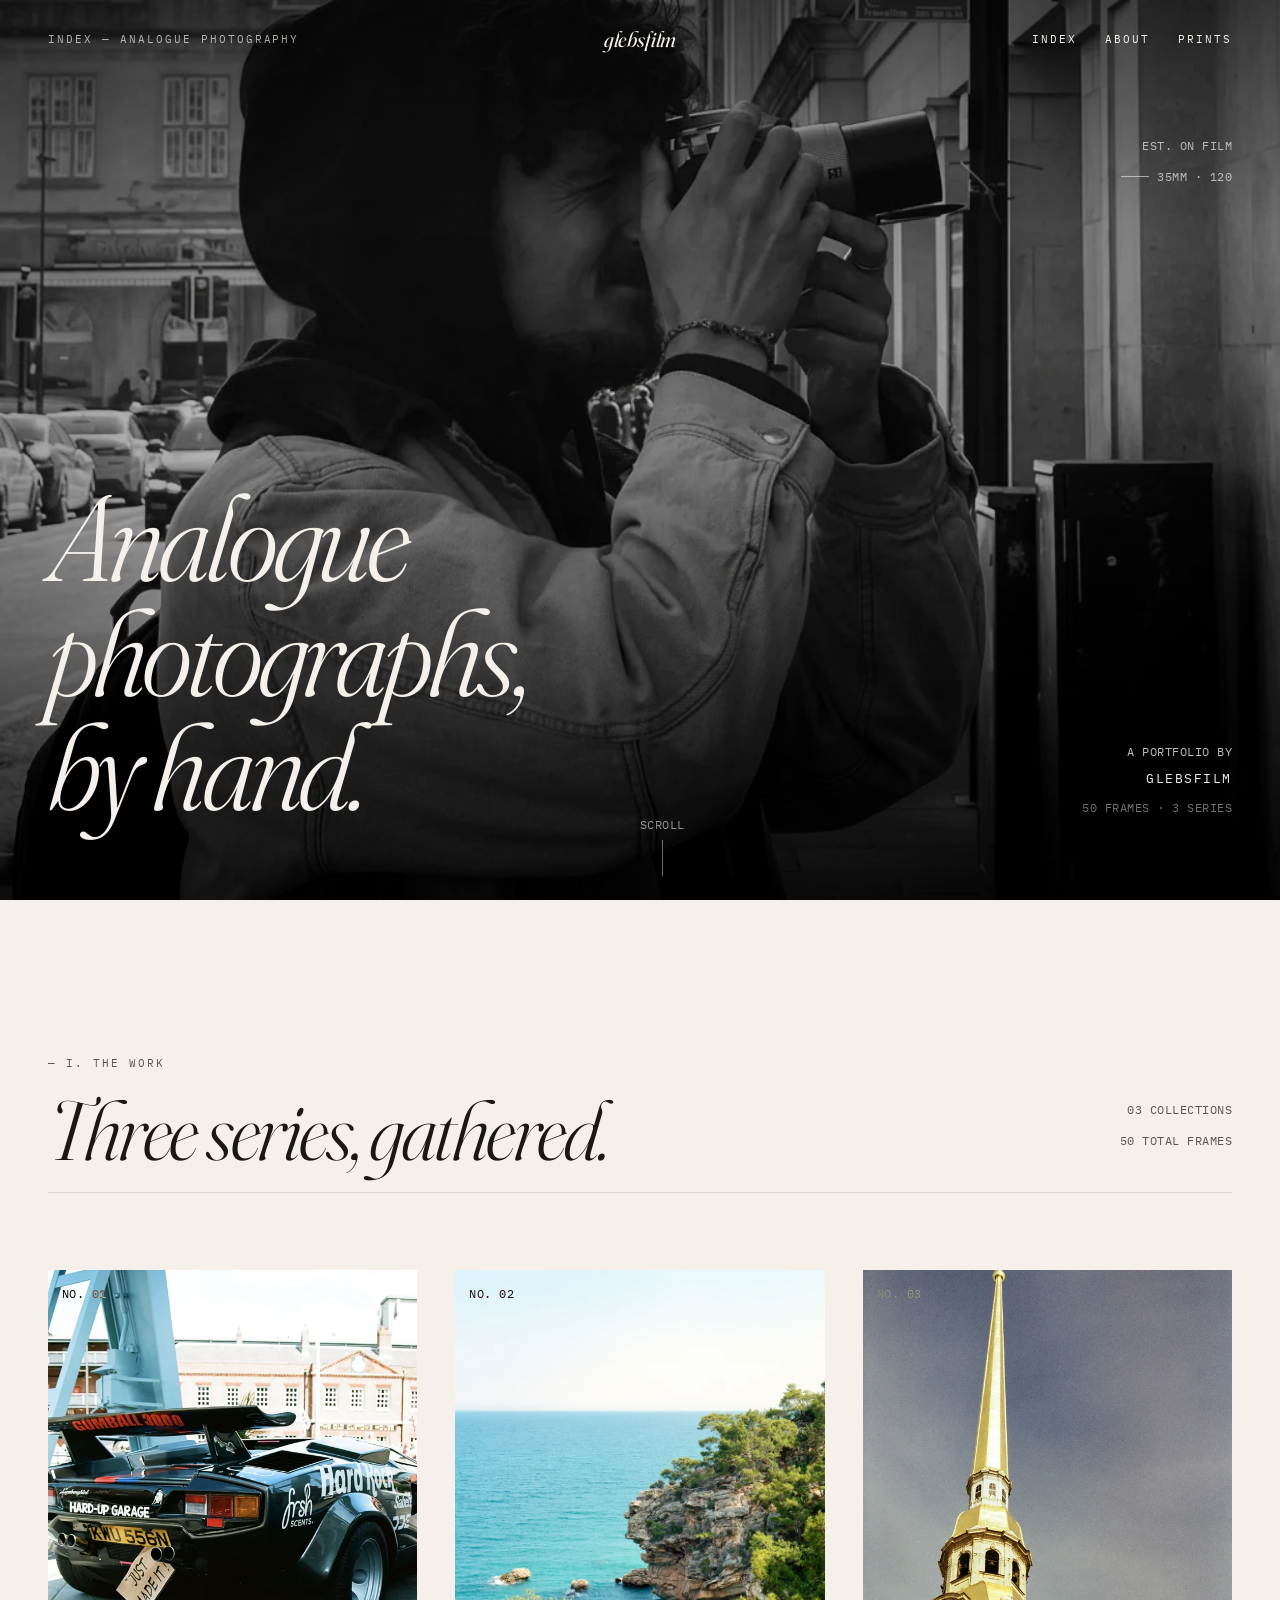
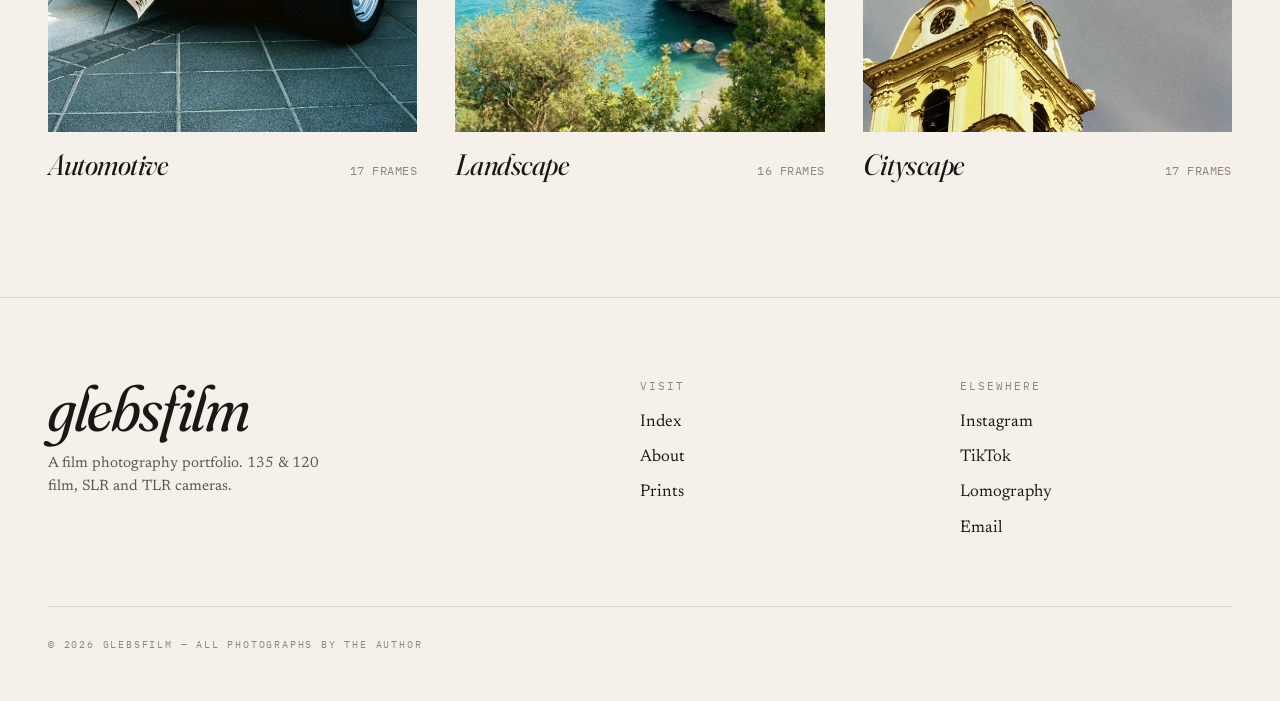
<file: index.html>
<!DOCTYPE html>
<html lang="en">
<head>
  <meta charset="UTF-8">
  <meta name="viewport" content="width=device-width, initial-scale=1.0, viewport-fit=cover">
  <title>glebsfilm — Analogue Photography</title>
  <meta name="description" content="A film photography portfolio. Landscapes, cityscapes, and automotive work on 135 and 120 film, by glebsfilm.">
  <meta name="keywords" content="Photography, Film photography, 35mm film, 120 film, analog art, vintage photography">
  <meta name="author" content="glebsfilm">
  <link rel="canonical" href="https://www.glebsfilm.com/">

  <link rel="apple-touch-icon" sizes="180x180" href="/apple-touch-icon.png">
  <link rel="icon" type="image/png" sizes="32x32" href="/favicon-32x32.png">
  <link rel="icon" type="image/png" sizes="16x16" href="/favicon-16x16.png">
  <link rel="manifest" href="/site.webmanifest">
  <link rel="mask-icon" href="/safari-pinned-tab.svg" color="#1a1814">
  <meta name="msapplication-TileColor" content="#F5F1EA">
  <meta name="theme-color" content="#F5F1EA">

  <meta property="og:type" content="website">
  <meta property="og:url" content="https://www.glebsfilm.com/">
  <meta property="og:title" content="glebsfilm — Analogue Photography">
  <meta property="og:description" content="A film photography portfolio. Landscapes, cityscapes, and automotive work on 135 and 120 film, by glebsfilm.">
  <meta property="og:image" content="https://www.glebsfilm.com/assets/logo_square-640.webp">
  <meta property="og:image:width" content="640">
  <meta property="og:image:height" content="640">
  <meta name="twitter:card" content="summary_large_image">
  <meta name="twitter:title" content="glebsfilm — Analogue Photography">
  <meta name="twitter:description" content="A film photography portfolio. Landscapes, cityscapes, and automotive work on 135 and 120 film, by glebsfilm.">
  <meta name="twitter:image" content="https://www.glebsfilm.com/assets/logo_square-640.webp">

  <script defer src="https://static.cloudflareinsights.com/beacon.min.js"
          data-cf-beacon='{"token": "REPLACE_WITH_YOUR_CF_BEACON_TOKEN"}'></script>

  <link rel="preconnect" href="https://fonts.googleapis.com">
  <link rel="preconnect" href="https://fonts.gstatic.com" crossorigin>
  <link rel="stylesheet"
        href="https://fonts.googleapis.com/css2?family=Fraunces:ital,opsz,wght,SOFT@0,9..144,300..600,30..100;1,9..144,300..600,30..100&family=Newsreader:ital,opsz,wght@0,6..72,300..600;1,6..72,300..600&family=IBM+Plex+Mono:wght@300;400;500&display=swap">

  <link rel="stylesheet" href="styles/site.css?v=93d80c30">
  <link rel="preload" as="image" href="assets/background-1920.webp" fetchpriority="high">
</head>
<body>
  <header class="site-nav">
  <div class="site-nav__index">Index — Analogue Photography</div>
  <a class="site-nav__brand" href="index.html">glebsfilm</a>
  <button class="site-nav__toggle" aria-label="Menu" aria-expanded="false">
    <svg width="22" height="14" viewBox="0 0 22 14" fill="none" stroke="currentColor" stroke-width="1.5"><line x1="0" y1="2" x2="22" y2="2"/><line x1="0" y1="12" x2="22" y2="12"/></svg>
  </button>
  <ul class="site-nav__links">
      <li><a href="#collections" aria-current="page">Index</a></li>
      <li><a href="about.html">About</a></li>
      <li><a href="https://glebsfilm.darkroom.com">Prints</a></li>
  </ul>
</header>

  <main>
    <section class="hero" id="top">
      <div class="hero__image" aria-hidden="true"></div>

      <div class="hero__corner">
        <p class="mono">Est. on Film</p>
        <p class="mono"><span class="hero__corner__sep"></span>35mm · 120</p>
      </div>

      <div class="hero__content">
        <div class="hero__title-wrap">
          <h1 class="hero__title">
            <span class="word">Analogue</span>
            <span class="word">photographs,</span>
            <span class="word"><em>by hand.</em></span>
          </h1>
        </div>
        <div class="hero__meta">
          <span class="mono">A portfolio by</span>
          <span class="mono hero__meta__name">glebsfilm</span>
          <span class="mono hero__meta__sub">50 frames · 3 series</span>
        </div>
      </div>

      <a class="hero__scroll" href="#collections" aria-label="Scroll to collections">
        <span class="mono">Scroll</span>
        <span class="hero__scroll__line"></span>
      </a>
    </section>

    <section class="collections" id="collections">
      <div class="container">
        <header class="collections__header">
          <div>
            <p class="eyebrow collections__eyebrow">— I. The Work</p>
            <h2 class="collections__title">Three series, gathered.</h2>
          </div>
          <div class="collections__count">
            <p class="mono">03 collections</p>
            <p class="mono collections__count__sub">50 total frames</p>
          </div>
        </header>

        <div class="collections__grid">
      <a href="collections/automotive.html" class="collection-card">
        <div class="collection-card__media">
          <span class="mono collection-card__num">No. 01</span>
          <span class="mono collection-card__view">View →</span>
          <picture>
            <source type="image/webp" srcset="images/automotive/a1-960.webp">
            <img src="images/automotive/a1-1600.jpg" alt="" decoding="async" width="1073" height="1600" fetchpriority="high">
          </picture>
        </div>
        <div class="collection-card__meta">
          <h3 class="collection-card__title">Automotive</h3>
          <span class="mono collection-card__count">17 frames</span>
        </div>
      </a>
      <a href="collections/landscape.html" class="collection-card">
        <div class="collection-card__media">
          <span class="mono collection-card__num">No. 02</span>
          <span class="mono collection-card__view">View →</span>
          <picture>
            <source type="image/webp" srcset="images/landscapes/l1-960.webp">
            <img src="images/landscapes/l1-1600.jpg" alt="" decoding="async" width="1600" height="1590">
          </picture>
        </div>
        <div class="collection-card__meta">
          <h3 class="collection-card__title">Landscape</h3>
          <span class="mono collection-card__count">16 frames</span>
        </div>
      </a>
      <a href="collections/cityscape.html" class="collection-card">
        <div class="collection-card__media">
          <span class="mono collection-card__num">No. 03</span>
          <span class="mono collection-card__view">View →</span>
          <picture>
            <source type="image/webp" srcset="images/cityscapes/c1-960.webp">
            <img src="images/cityscapes/c1-1600.jpg" alt="" decoding="async" width="1060" height="1600">
          </picture>
        </div>
        <div class="collection-card__meta">
          <h3 class="collection-card__title">Cityscape</h3>
          <span class="mono collection-card__count">17 frames</span>
        </div>
      </a>
        </div>
      </div>
    </section>
  </main>

  <footer class="site-foot">
  <div class="container">
    <div class="site-foot__grid">
      <div>
        <p class="site-foot__brand">glebsfilm</p>
        <p class="site-foot__tag">A film photography portfolio. 135 &amp; 120 film, SLR and TLR cameras.</p>
      </div>
      <div class="site-foot__col">
        <h4>Visit</h4>
        <ul>
          <li><a href="index.html">Index</a></li>
          <li><a href="about.html">About</a></li>
          <li><a href="https://glebsfilm.darkroom.com" target="_blank" rel="noopener">Prints</a></li>
        </ul>
      </div>
      <div class="site-foot__col">
        <h4>Elsewhere</h4>
        <ul>
          <li><a href="https://www.instagram.com/glebsfilm" target="_blank" rel="noopener">Instagram</a></li>
          <li><a href="https://www.tiktok.com/@glebsfilm_" target="_blank" rel="noopener">TikTok</a></li>
          <li><a href="https://www.lomography.com/homes/glebsfilm/" target="_blank" rel="noopener">Lomography</a></li>
          <li><a href="mailto:glebsfilm@gmail.com">Email</a></li>
        </ul>
      </div>
    </div>
    <div class="site-foot__base">
      <p class="site-foot__copyright">© 2026 glebsfilm — All photographs by the author</p>
    </div>
  </div>
</footer>
  <script src="js/site.js?v=3b735ae2" defer></script>
</body>
</html>
</file>
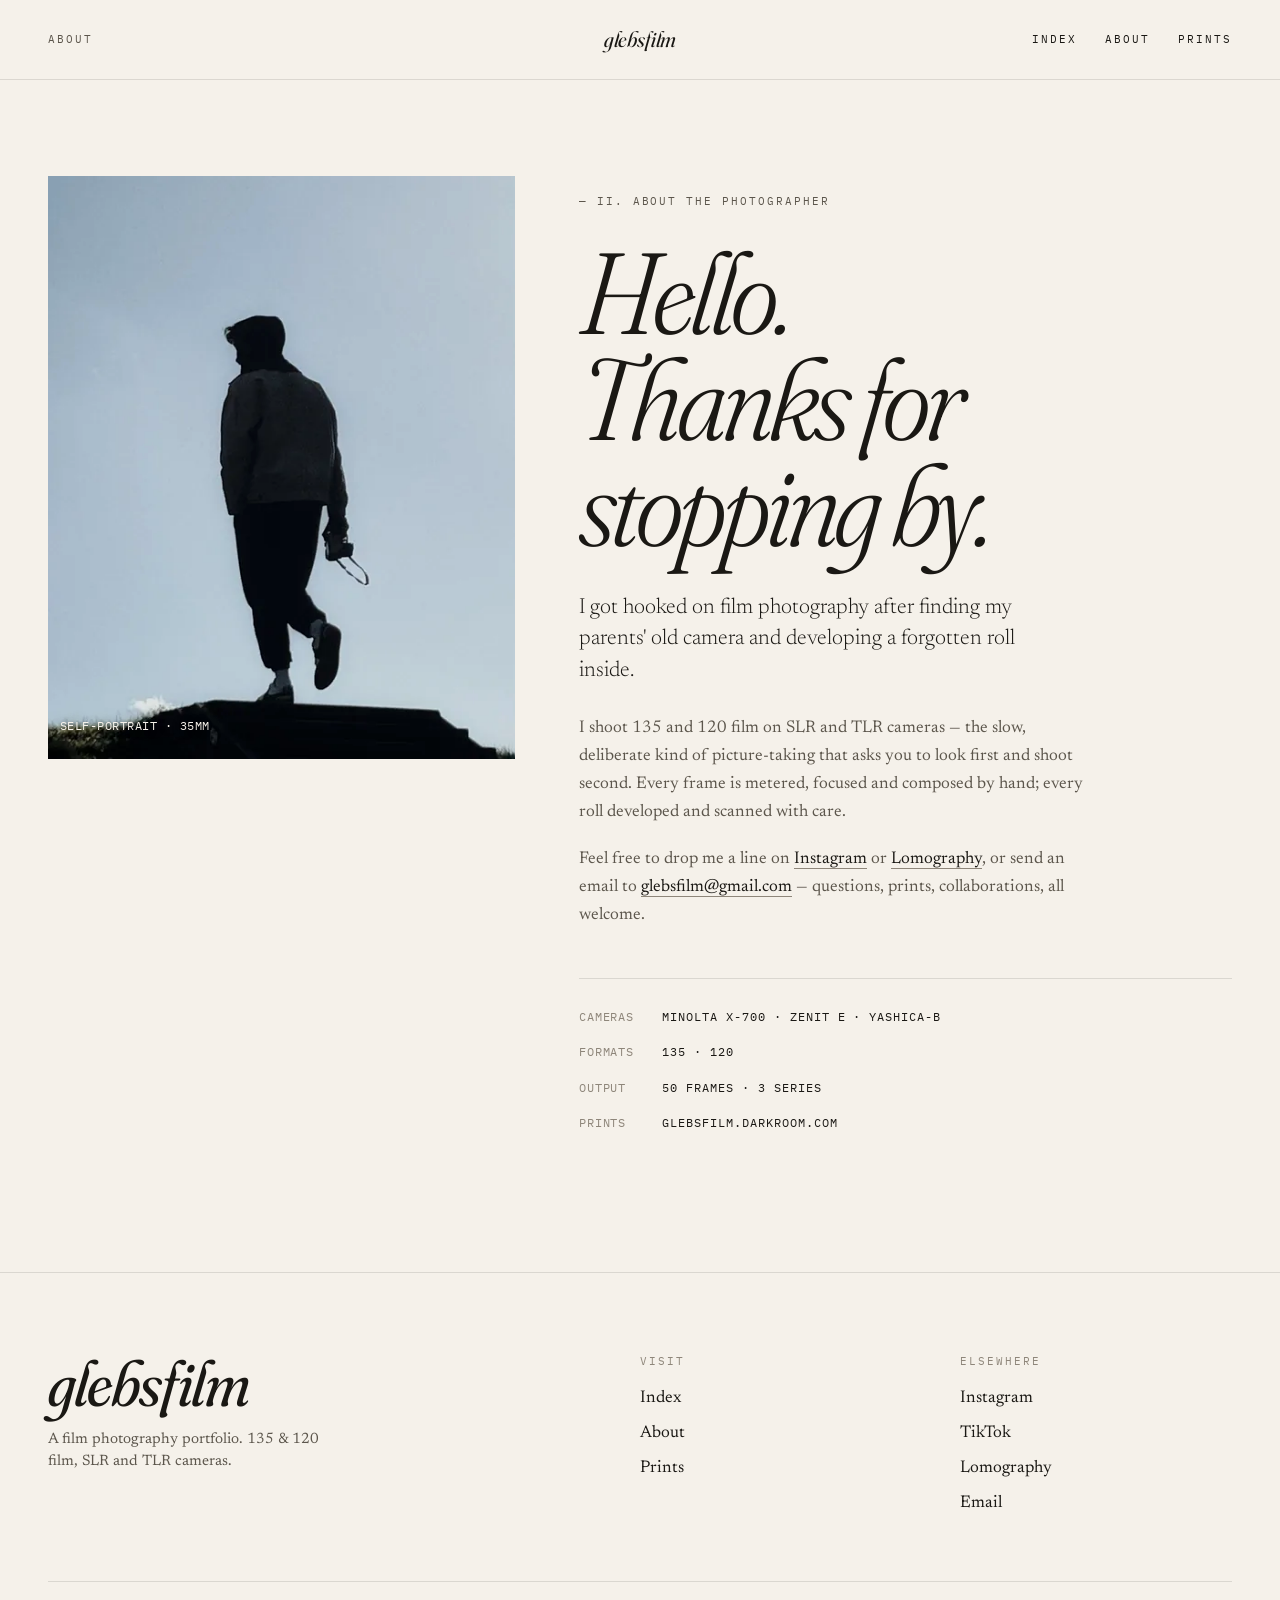
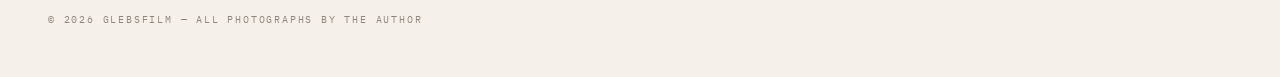
<file: about.html>
<!DOCTYPE html>
<html lang="en">
<head>
  <meta charset="UTF-8">
  <meta name="viewport" content="width=device-width, initial-scale=1.0, viewport-fit=cover">
  <title>About — glebsfilm</title>
  <meta name="description" content="About glebsfilm — a film photographer working with 135 and 120 film on SLR and TLR cameras.">
  <meta name="keywords" content="Photography, Film photography, 35mm film, 120 film, analog art, vintage photography">
  <meta name="author" content="glebsfilm">
  <link rel="canonical" href="https://www.glebsfilm.com/about.html">

  <link rel="apple-touch-icon" sizes="180x180" href="/apple-touch-icon.png">
  <link rel="icon" type="image/png" sizes="32x32" href="/favicon-32x32.png">
  <link rel="icon" type="image/png" sizes="16x16" href="/favicon-16x16.png">
  <link rel="manifest" href="/site.webmanifest">
  <link rel="mask-icon" href="/safari-pinned-tab.svg" color="#1a1814">
  <meta name="msapplication-TileColor" content="#F5F1EA">
  <meta name="theme-color" content="#F5F1EA">

  <meta property="og:type" content="website">
  <meta property="og:url" content="https://www.glebsfilm.com/about.html">
  <meta property="og:title" content="About — glebsfilm">
  <meta property="og:description" content="About glebsfilm — a film photographer working with 135 and 120 film on SLR and TLR cameras.">
  <meta property="og:image" content="https://www.glebsfilm.com/assets/logo_square-640.webp">
  <meta property="og:image:width" content="640">
  <meta property="og:image:height" content="640">
  <meta name="twitter:card" content="summary_large_image">
  <meta name="twitter:title" content="About — glebsfilm">
  <meta name="twitter:description" content="About glebsfilm — a film photographer working with 135 and 120 film on SLR and TLR cameras.">
  <meta name="twitter:image" content="https://www.glebsfilm.com/assets/logo_square-640.webp">

  <script defer src="https://static.cloudflareinsights.com/beacon.min.js"
          data-cf-beacon='{"token": "REPLACE_WITH_YOUR_CF_BEACON_TOKEN"}'></script>

  <link rel="preconnect" href="https://fonts.googleapis.com">
  <link rel="preconnect" href="https://fonts.gstatic.com" crossorigin>
  <link rel="stylesheet"
        href="https://fonts.googleapis.com/css2?family=Fraunces:ital,opsz,wght,SOFT@0,9..144,300..600,30..100;1,9..144,300..600,30..100&family=Newsreader:ital,opsz,wght@0,6..72,300..600;1,6..72,300..600&family=IBM+Plex+Mono:wght@300;400;500&display=swap">

  <link rel="stylesheet" href="styles/site.css?v=93d80c30">
  
</head>
<body>
  <header class="site-nav">
  <div class="site-nav__index">About</div>
  <a class="site-nav__brand" href="index.html">glebsfilm</a>
  <button class="site-nav__toggle" aria-label="Menu" aria-expanded="false">
    <svg width="22" height="14" viewBox="0 0 22 14" fill="none" stroke="currentColor" stroke-width="1.5"><line x1="0" y1="2" x2="22" y2="2"/><line x1="0" y1="12" x2="22" y2="12"/></svg>
  </button>
  <ul class="site-nav__links">
      <li><a href="index.html">Index</a></li>
      <li><a href="about.html" aria-current="page">About</a></li>
      <li><a href="https://glebsfilm.darkroom.com">Prints</a></li>
  </ul>
</header>

  <main class="about">
    <div class="container">
      <div class="about__grid">
        <div class="about__portrait">
          <picture>
            <img src="assets/logo_square-640.webp" alt="" decoding="async" width="613" height="640">
          </picture>
          <p class="mono about__portrait__caption">Self-portrait · 35mm</p>
        </div>

        <div class="about__copy">
          <p class="eyebrow about__eyebrow">— II. About the photographer</p>
          <h1 class="about__title">Hello.<br><em>Thanks for stopping by.</em></h1>

          <p class="about__lede">I got hooked on film photography after finding my parents' old camera and developing a forgotten roll inside.</p>

          <div class="about__body">
            <p>I shoot 135 and 120 film on SLR and TLR cameras &mdash; the slow, deliberate kind of picture-taking that asks you to look first and shoot second. Every frame is metered, focused and composed by hand; every roll developed and scanned with care.</p>
            <p>Feel free to drop me a line on <a href="https://www.instagram.com/glebsfilm/" target="_blank" rel="noopener">Instagram</a> or <a href="https://www.lomography.com/homes/glebsfilm/" target="_blank" rel="noopener">Lomography</a>, or send an email to <a href="mailto:glebsfilm@gmail.com">glebsfilm@gmail.com</a> &mdash; questions, prints, collaborations, all welcome.</p>
          </div>

          <dl class="about__contact">
            <dt>Cameras</dt><dd>MINOLTA X-700 · ZENIT E · YASHICA-B</dd>
            <dt>Formats</dt><dd>135 · 120</dd>
            <dt>Output</dt><dd>50 frames · 3 series</dd>
            <dt>Prints</dt><dd><a href="https://glebsfilm.darkroom.com" target="_blank" rel="noopener">glebsfilm.darkroom.com</a></dd>
          </dl>
        </div>
      </div>
    </div>
  </main>

  <footer class="site-foot">
  <div class="container">
    <div class="site-foot__grid">
      <div>
        <p class="site-foot__brand">glebsfilm</p>
        <p class="site-foot__tag">A film photography portfolio. 135 &amp; 120 film, SLR and TLR cameras.</p>
      </div>
      <div class="site-foot__col">
        <h4>Visit</h4>
        <ul>
          <li><a href="index.html">Index</a></li>
          <li><a href="about.html">About</a></li>
          <li><a href="https://glebsfilm.darkroom.com" target="_blank" rel="noopener">Prints</a></li>
        </ul>
      </div>
      <div class="site-foot__col">
        <h4>Elsewhere</h4>
        <ul>
          <li><a href="https://www.instagram.com/glebsfilm" target="_blank" rel="noopener">Instagram</a></li>
          <li><a href="https://www.tiktok.com/@glebsfilm_" target="_blank" rel="noopener">TikTok</a></li>
          <li><a href="https://www.lomography.com/homes/glebsfilm/" target="_blank" rel="noopener">Lomography</a></li>
          <li><a href="mailto:glebsfilm@gmail.com">Email</a></li>
        </ul>
      </div>
    </div>
    <div class="site-foot__base">
      <p class="site-foot__copyright">© 2026 glebsfilm — All photographs by the author</p>
    </div>
  </div>
</footer>
  <script src="js/site.js?v=3b735ae2" defer></script>
</body>
</html>
</file>
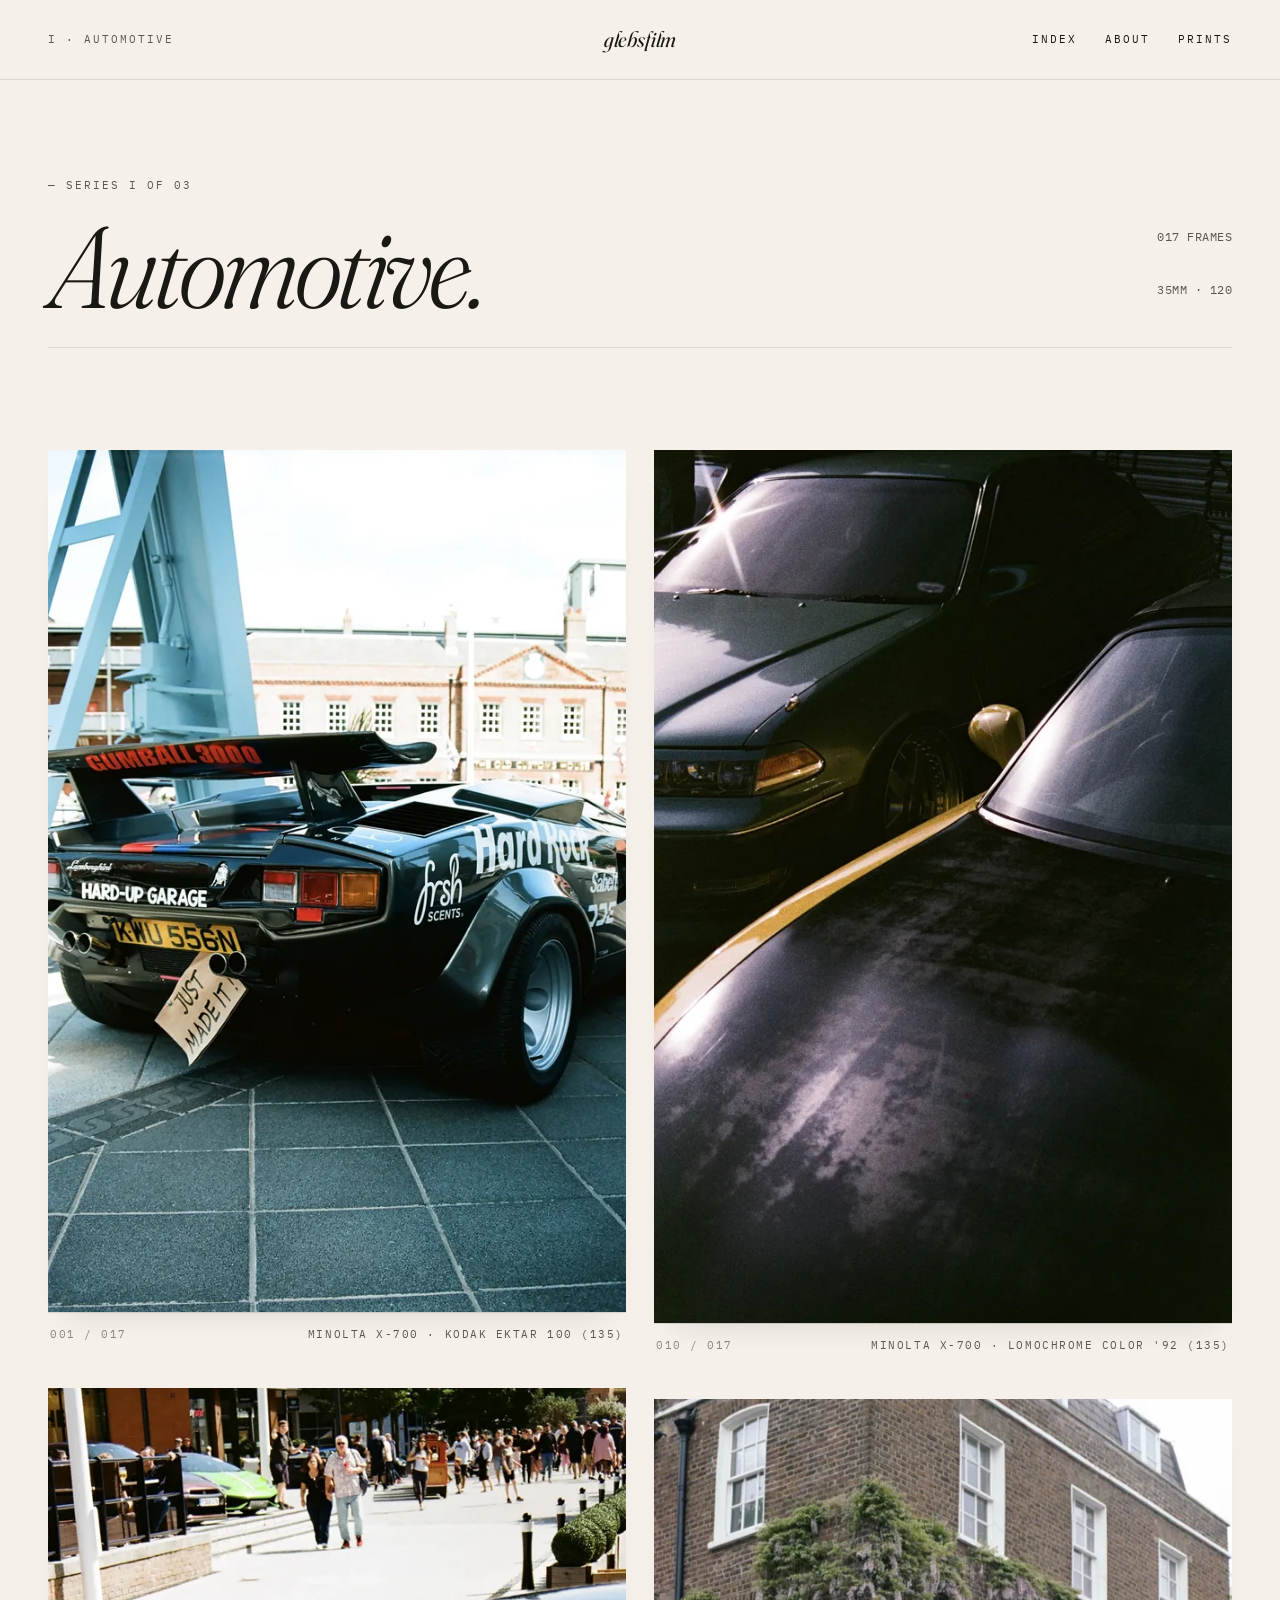
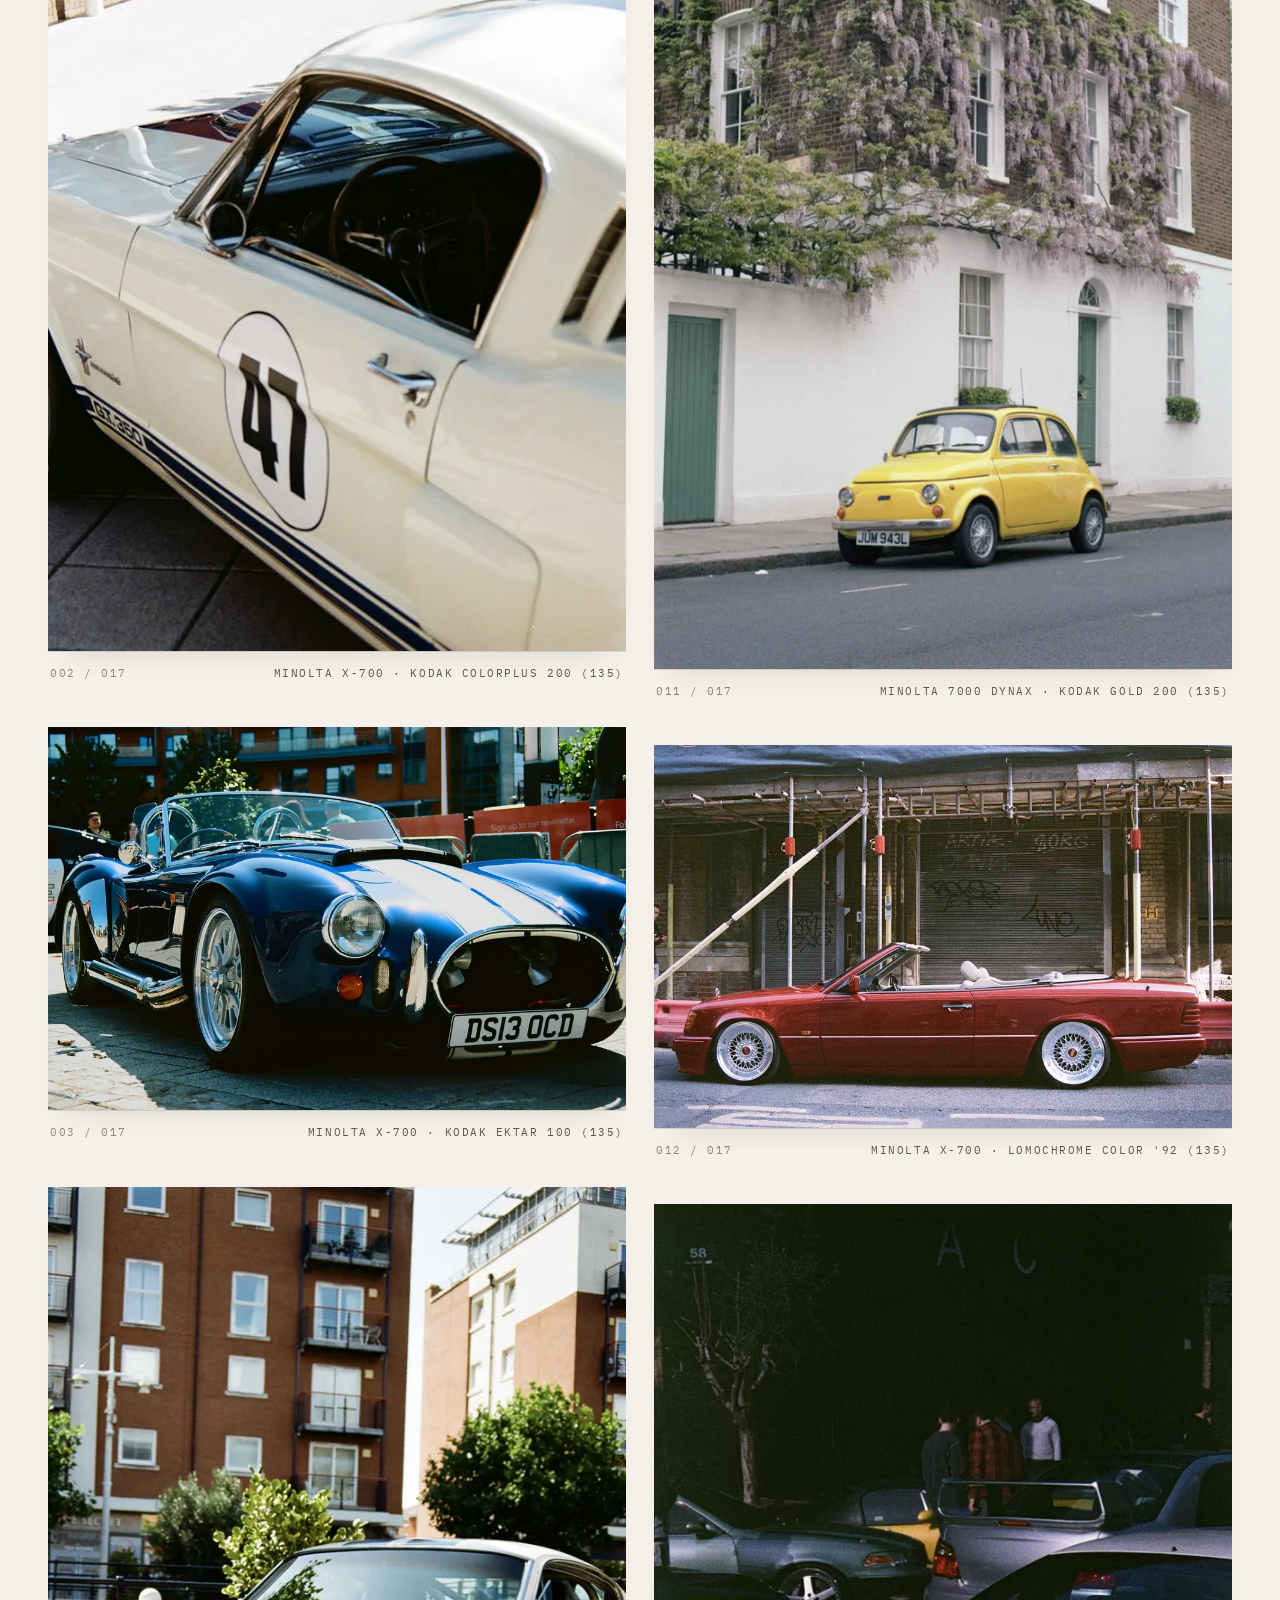
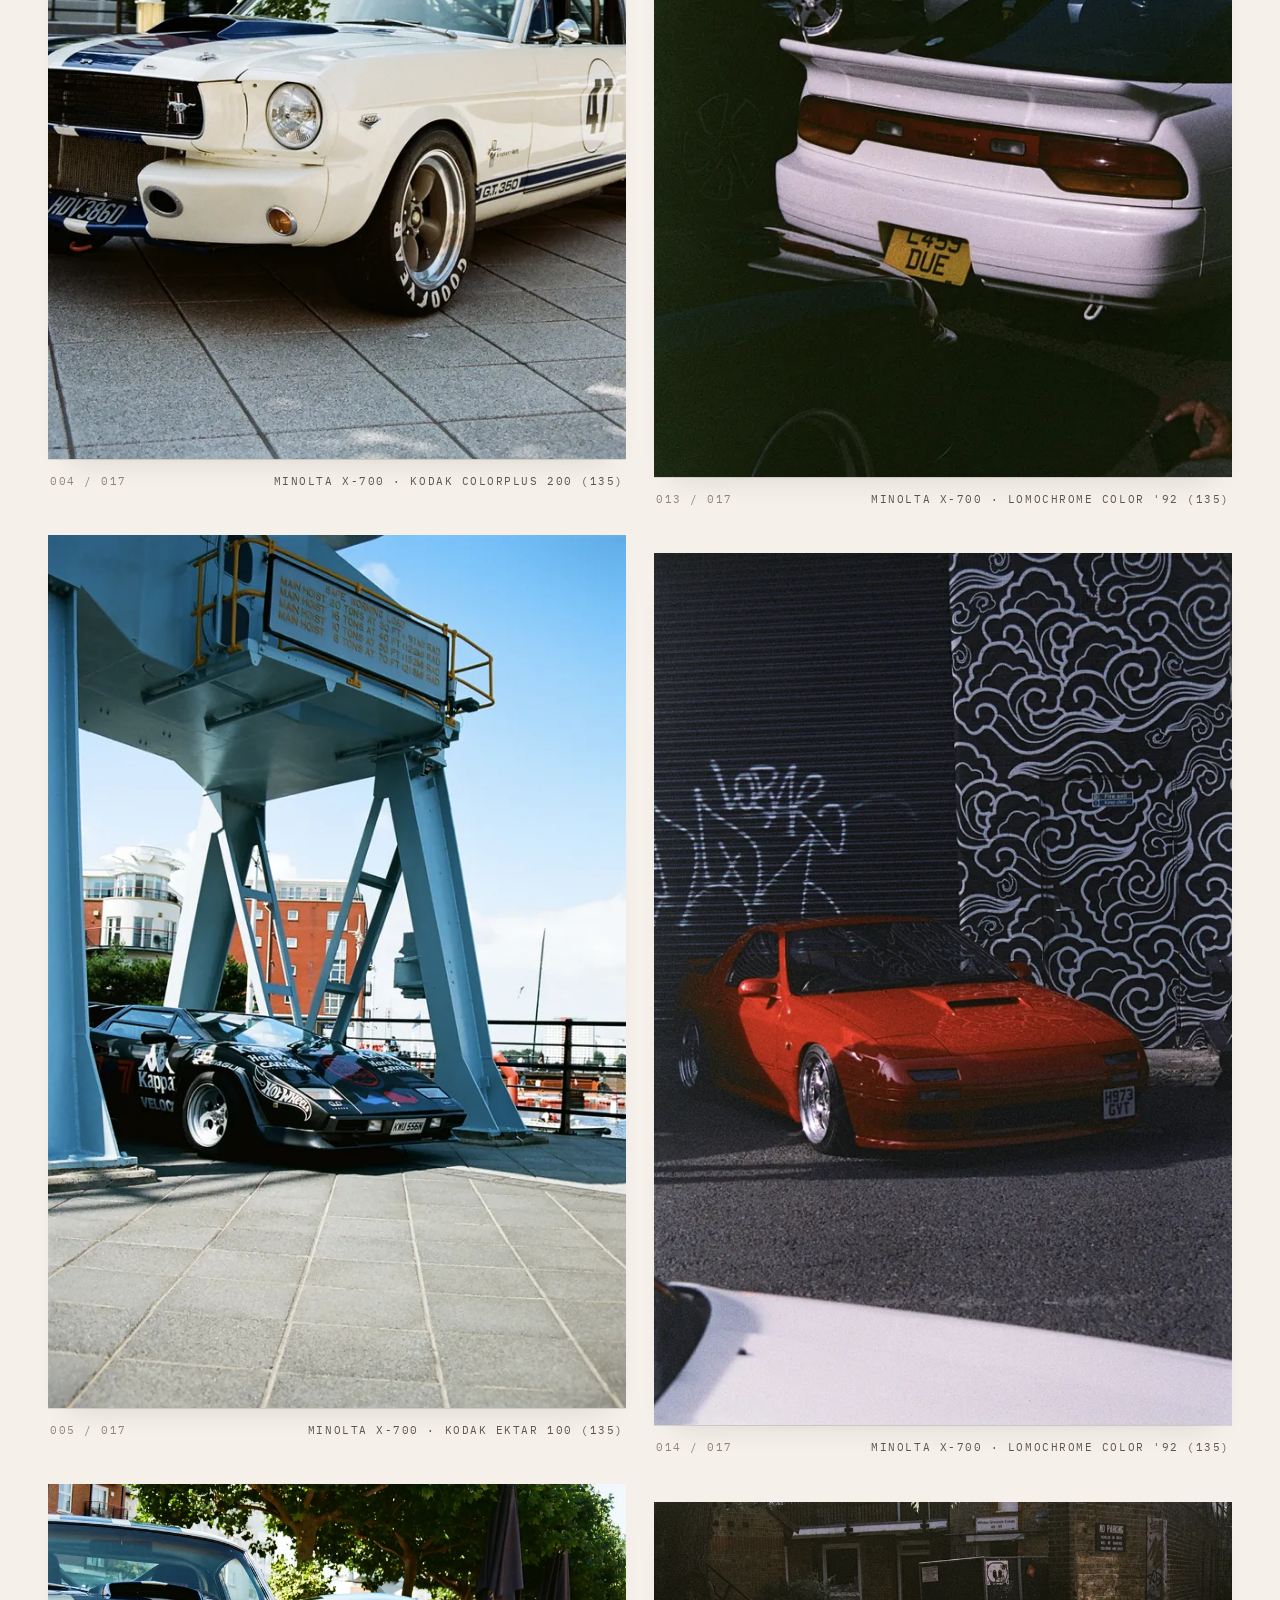
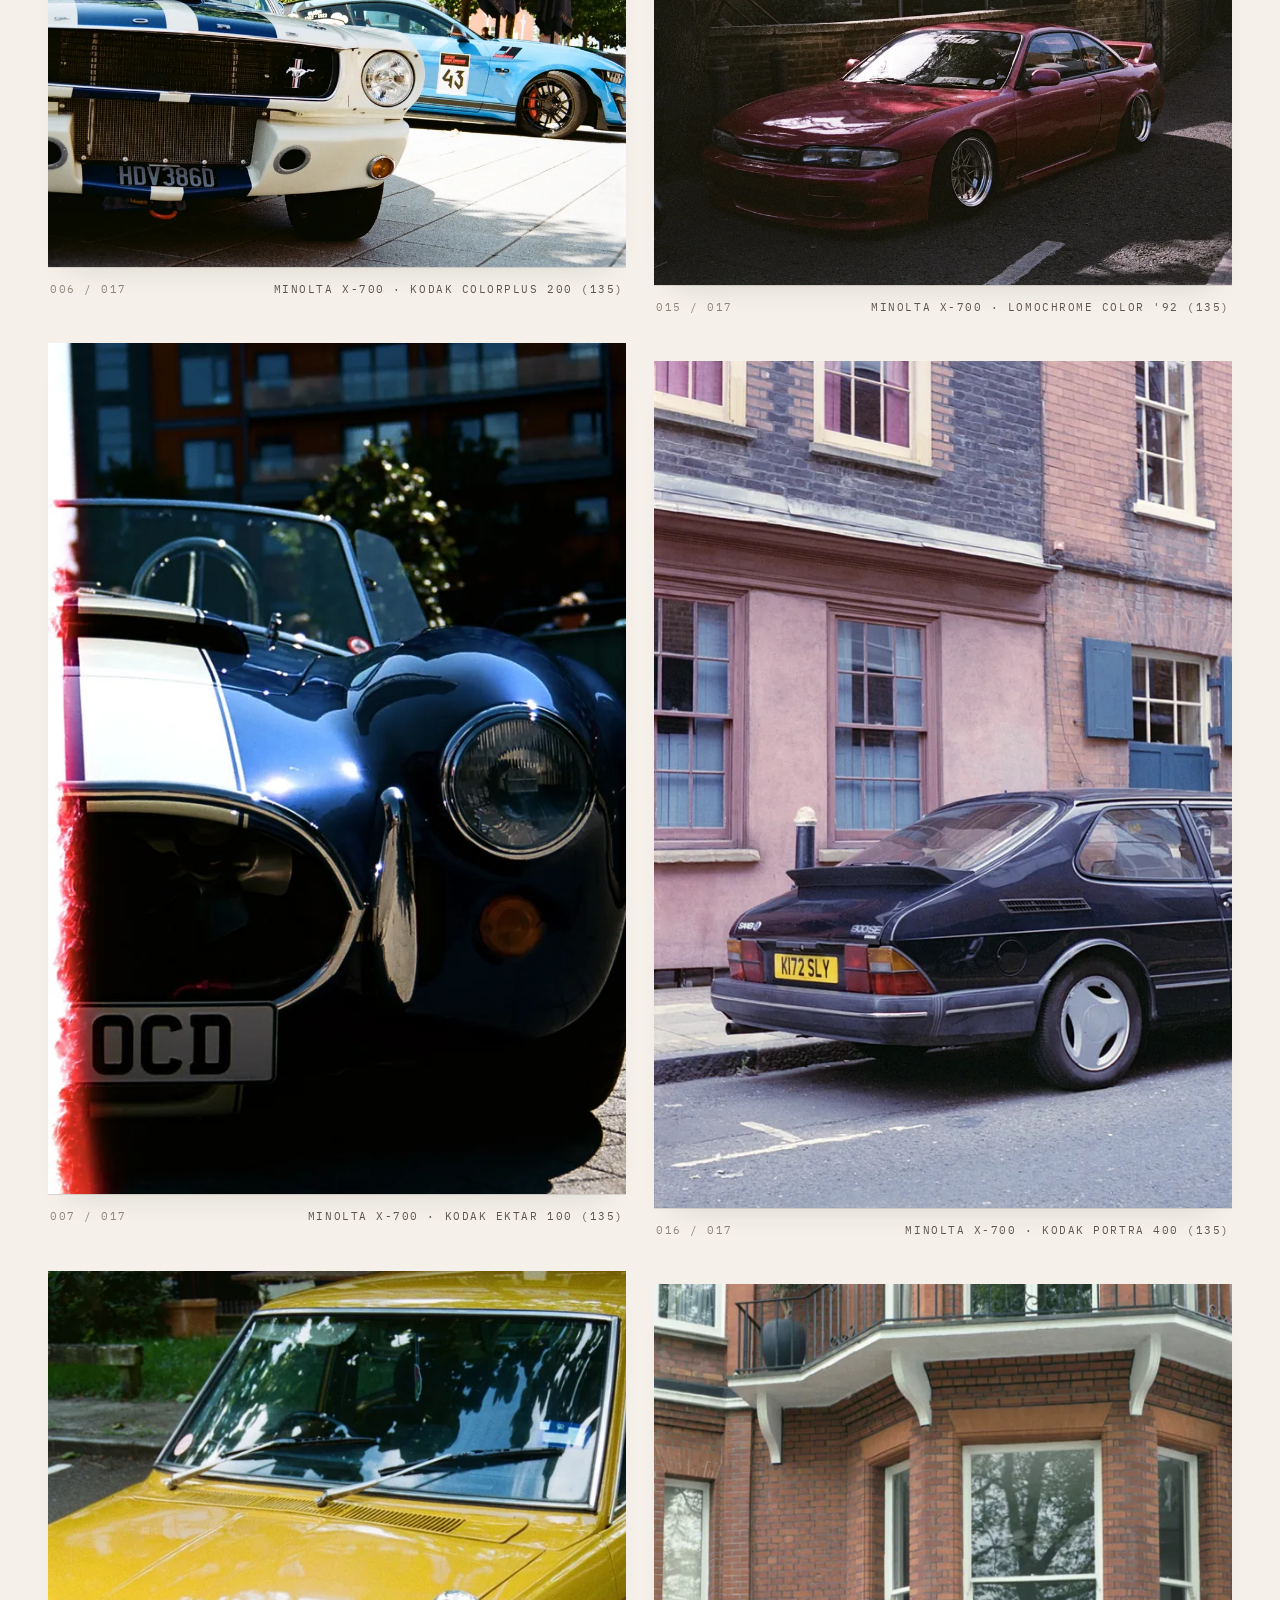
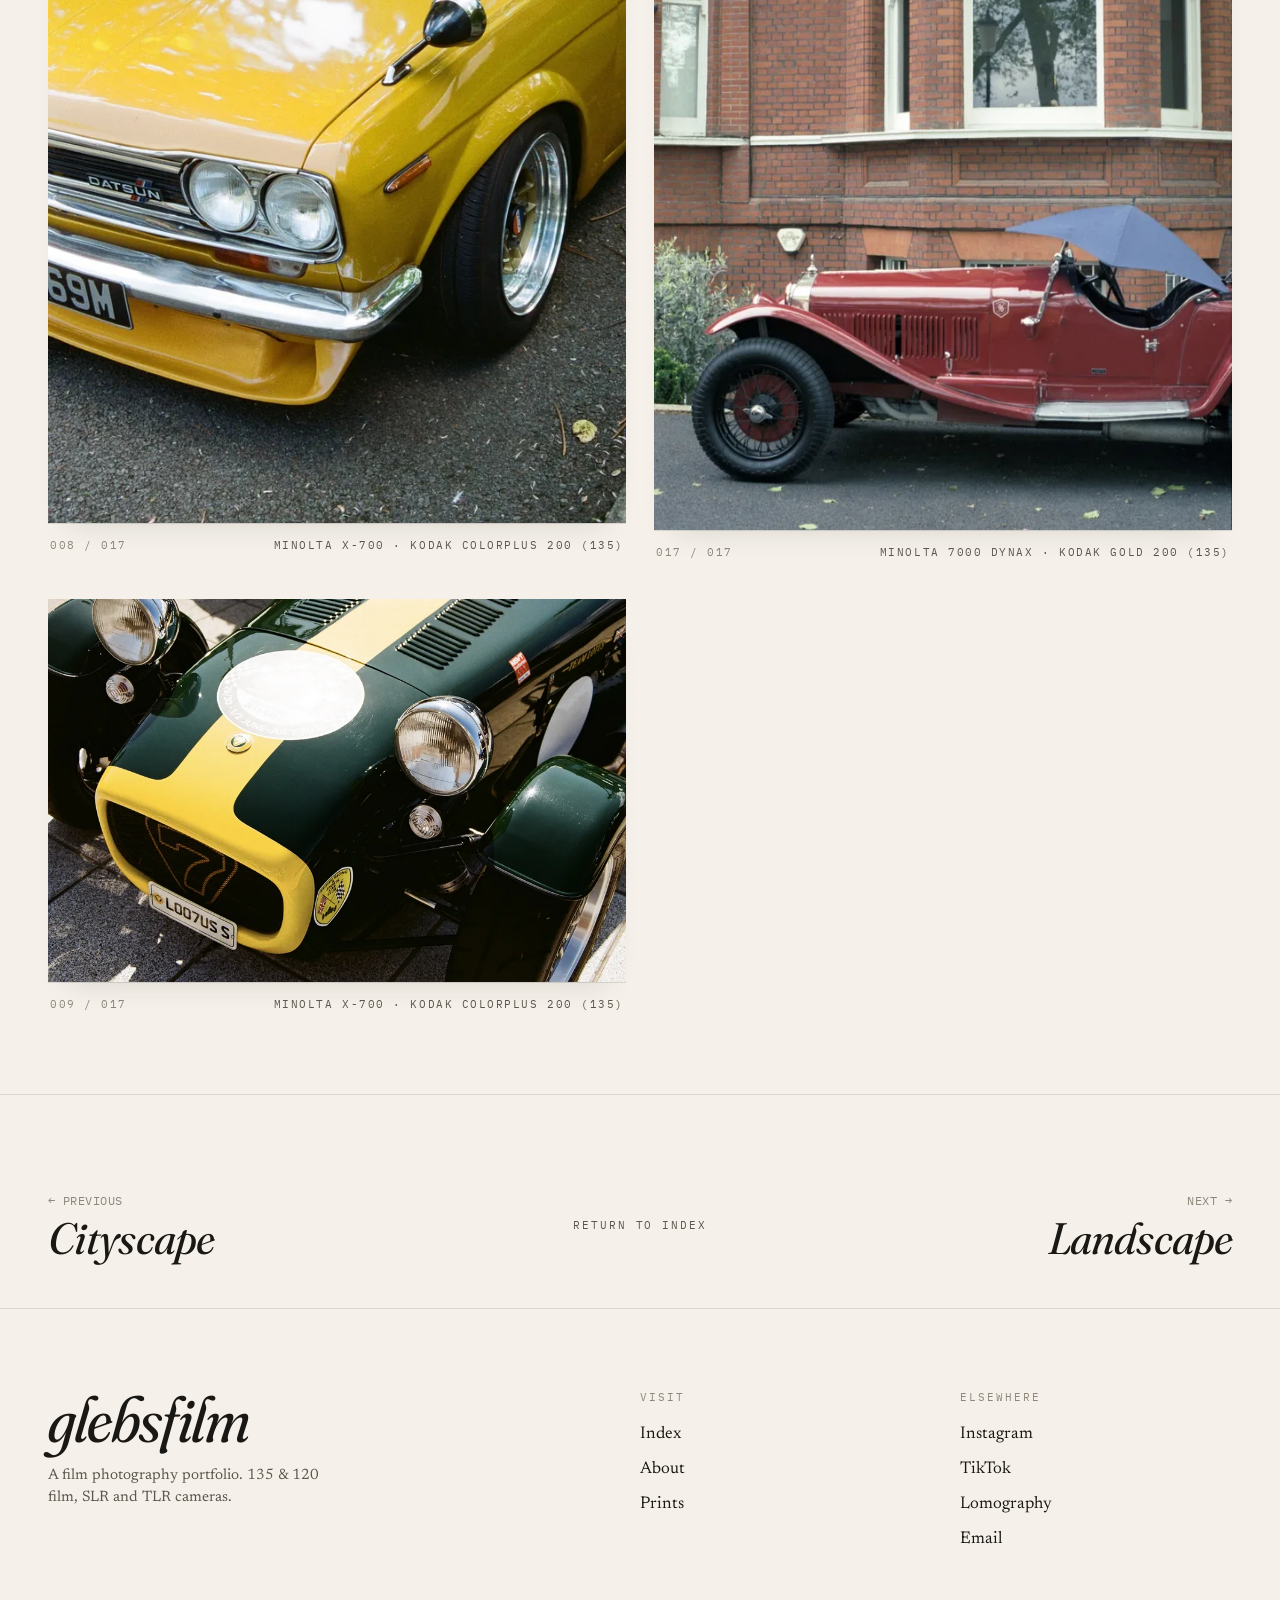
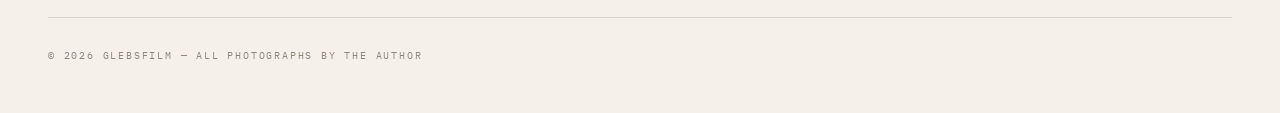
<file: collections/automotive.html>
<!DOCTYPE html>
<html lang="en">
<head>
  <meta charset="UTF-8">
  <meta name="viewport" content="width=device-width, initial-scale=1.0, viewport-fit=cover">
  <title>Automotive — glebsfilm</title>
  <meta name="description" content="Automotive: Engines, leather, light on chrome. Film photography on 35mm and 120 film by glebsfilm.">
  <meta name="keywords" content="Photography, Film photography, 35mm film, 120 film, analog art, vintage photography">
  <meta name="author" content="glebsfilm">
  <link rel="canonical" href="https://www.glebsfilm.com/collections/automotive.html">

  <link rel="apple-touch-icon" sizes="180x180" href="/apple-touch-icon.png">
  <link rel="icon" type="image/png" sizes="32x32" href="/favicon-32x32.png">
  <link rel="icon" type="image/png" sizes="16x16" href="/favicon-16x16.png">
  <link rel="manifest" href="/site.webmanifest">
  <link rel="mask-icon" href="/safari-pinned-tab.svg" color="#1a1814">
  <meta name="msapplication-TileColor" content="#F5F1EA">
  <meta name="theme-color" content="#F5F1EA">

  <meta property="og:type" content="website">
  <meta property="og:url" content="https://www.glebsfilm.com/collections/automotive.html">
  <meta property="og:title" content="Automotive — glebsfilm">
  <meta property="og:description" content="Automotive: Engines, leather, light on chrome. Film photography on 35mm and 120 film by glebsfilm.">
  <meta property="og:image" content="https://www.glebsfilm.com/assets/logo_square-640.webp">
  <meta property="og:image:width" content="640">
  <meta property="og:image:height" content="640">
  <meta name="twitter:card" content="summary_large_image">
  <meta name="twitter:title" content="Automotive — glebsfilm">
  <meta name="twitter:description" content="Automotive: Engines, leather, light on chrome. Film photography on 35mm and 120 film by glebsfilm.">
  <meta name="twitter:image" content="https://www.glebsfilm.com/assets/logo_square-640.webp">

  <script defer src="https://static.cloudflareinsights.com/beacon.min.js"
          data-cf-beacon='{"token": "REPLACE_WITH_YOUR_CF_BEACON_TOKEN"}'></script>

  <link rel="preconnect" href="https://fonts.googleapis.com">
  <link rel="preconnect" href="https://fonts.gstatic.com" crossorigin>
  <link rel="stylesheet"
        href="https://fonts.googleapis.com/css2?family=Fraunces:ital,opsz,wght,SOFT@0,9..144,300..600,30..100;1,9..144,300..600,30..100&family=Newsreader:ital,opsz,wght@0,6..72,300..600;1,6..72,300..600&family=IBM+Plex+Mono:wght@300;400;500&display=swap">

  <link rel="stylesheet" href="../styles/site.css?v=93d80c30">
  
</head>
<body>
  <header class="site-nav">
  <div class="site-nav__index">I · Automotive</div>
  <a class="site-nav__brand" href="../index.html">glebsfilm</a>
  <button class="site-nav__toggle" aria-label="Menu" aria-expanded="false">
    <svg width="22" height="14" viewBox="0 0 22 14" fill="none" stroke="currentColor" stroke-width="1.5"><line x1="0" y1="2" x2="22" y2="2"/><line x1="0" y1="12" x2="22" y2="12"/></svg>
  </button>
  <ul class="site-nav__links">
      <li><a href="../index.html">Index</a></li>
      <li><a href="../about.html">About</a></li>
      <li><a href="https://glebsfilm.darkroom.com">Prints</a></li>
  </ul>
</header>

  <main>
    <section class="coll-head">
      <div class="container">
        <div class="coll-head__grid">
          <div>
            <p class="eyebrow coll-head__eyebrow">— Series I of 03</p>
            <h1 class="coll-head__title">Automotive.</h1>
          </div>
          <div class="coll-head__meta">
            <p class="mono">017 frames</p>
            <p class="mono coll-head__meta__sub">35mm · 120</p>
          </div>
        </div>
      </div>
    </section>

    <section>
      <div class="container">
        <div class="gallery">
        <figure class="frame">
          <div class="frame__picture">
            <picture>
              <source type="image/webp" srcset="../images/automotive/a1-960.webp 960w, ../images/automotive/a1-1600.webp 1600w" sizes="(min-width: 720px) 50vw, 100vw">
              <img src="../images/automotive/a1-1600.jpg" alt="" loading="lazy" decoding="async" width="1073" height="1600">
            </picture>
          </div>
          <figcaption class="frame__caption">
            <span class="mono frame__index">001 / 017</span>
            <span class="mono frame__meta">Minolta X-700 &middot; Kodak Ektar 100 (135)</span>
          </figcaption>
        </figure>
        <figure class="frame">
          <div class="frame__picture">
            <picture>
              <source type="image/webp" srcset="../images/automotive/a2-960.webp 960w, ../images/automotive/a2-1600.webp 1600w" sizes="(min-width: 720px) 50vw, 100vw">
              <img src="../images/automotive/a2-1600.jpg" alt="" loading="lazy" decoding="async" width="1071" height="1600">
            </picture>
          </div>
          <figcaption class="frame__caption">
            <span class="mono frame__index">002 / 017</span>
            <span class="mono frame__meta">Minolta X-700 &middot; Kodak ColorPlus 200 (135)</span>
          </figcaption>
        </figure>
        <figure class="frame">
          <div class="frame__picture">
            <picture>
              <source type="image/webp" srcset="../images/automotive/a3-960.webp 960w, ../images/automotive/a3-1600.webp 1600w" sizes="(min-width: 720px) 50vw, 100vw">
              <img src="../images/automotive/a3-1600.jpg" alt="" loading="lazy" decoding="async" width="1600" height="1060">
            </picture>
          </div>
          <figcaption class="frame__caption">
            <span class="mono frame__index">003 / 017</span>
            <span class="mono frame__meta">Minolta X-700 &middot; Kodak Ektar 100 (135)</span>
          </figcaption>
        </figure>
        <figure class="frame">
          <div class="frame__picture">
            <picture>
              <source type="image/webp" srcset="../images/automotive/a4-960.webp 960w, ../images/automotive/a4-1600.webp 1600w" sizes="(min-width: 720px) 50vw, 100vw">
              <img src="../images/automotive/a4-1600.jpg" alt="" loading="lazy" decoding="async" width="1060" height="1600">
            </picture>
          </div>
          <figcaption class="frame__caption">
            <span class="mono frame__index">004 / 017</span>
            <span class="mono frame__meta">Minolta X-700 &middot; Kodak ColorPlus 200 (135)</span>
          </figcaption>
        </figure>
        <figure class="frame">
          <div class="frame__picture">
            <picture>
              <source type="image/webp" srcset="../images/automotive/a5-960.webp 960w, ../images/automotive/a5-1600.webp 1600w" sizes="(min-width: 720px) 50vw, 100vw">
              <img src="../images/automotive/a5-1600.jpg" alt="" loading="lazy" decoding="async" width="1060" height="1600">
            </picture>
          </div>
          <figcaption class="frame__caption">
            <span class="mono frame__index">005 / 017</span>
            <span class="mono frame__meta">Minolta X-700 &middot; Kodak Ektar 100 (135)</span>
          </figcaption>
        </figure>
        <figure class="frame">
          <div class="frame__picture">
            <picture>
              <source type="image/webp" srcset="../images/automotive/a6-960.webp 960w, ../images/automotive/a6-1600.webp 1600w" sizes="(min-width: 720px) 50vw, 100vw">
              <img src="../images/automotive/a6-1600.jpg" alt="" loading="lazy" decoding="async" width="1600" height="1060">
            </picture>
          </div>
          <figcaption class="frame__caption">
            <span class="mono frame__index">006 / 017</span>
            <span class="mono frame__meta">Minolta X-700 &middot; Kodak ColorPlus 200 (135)</span>
          </figcaption>
        </figure>
        <figure class="frame">
          <div class="frame__picture">
            <picture>
              <source type="image/webp" srcset="../images/automotive/a7-960.webp 960w, ../images/automotive/a7-1600.webp 1600w" sizes="(min-width: 720px) 50vw, 100vw">
              <img src="../images/automotive/a7-1600.jpg" alt="" loading="lazy" decoding="async" width="1087" height="1600">
            </picture>
          </div>
          <figcaption class="frame__caption">
            <span class="mono frame__index">007 / 017</span>
            <span class="mono frame__meta">Minolta X-700 &middot; Kodak Ektar 100 (135)</span>
          </figcaption>
        </figure>
        <figure class="frame">
          <div class="frame__picture">
            <picture>
              <source type="image/webp" srcset="../images/automotive/a8-960.webp 960w, ../images/automotive/a8-1600.webp 1600w" sizes="(min-width: 720px) 50vw, 100vw">
              <img src="../images/automotive/a8-1600.jpg" alt="" loading="lazy" decoding="async" width="1085" height="1600">
            </picture>
          </div>
          <figcaption class="frame__caption">
            <span class="mono frame__index">008 / 017</span>
            <span class="mono frame__meta">Minolta X-700 &middot; Kodak ColorPlus 200 (135)</span>
          </figcaption>
        </figure>
        <figure class="frame">
          <div class="frame__picture">
            <picture>
              <source type="image/webp" srcset="../images/automotive/a9-960.webp 960w, ../images/automotive/a9-1600.webp 1600w" sizes="(min-width: 720px) 50vw, 100vw">
              <img src="../images/automotive/a9-1600.jpg" alt="" loading="lazy" decoding="async" width="1600" height="1060">
            </picture>
          </div>
          <figcaption class="frame__caption">
            <span class="mono frame__index">009 / 017</span>
            <span class="mono frame__meta">Minolta X-700 &middot; Kodak ColorPlus 200 (135)</span>
          </figcaption>
        </figure>
        <figure class="frame">
          <div class="frame__picture">
            <picture>
              <source type="image/webp" srcset="../images/automotive/a10-960.webp 960w, ../images/automotive/a10-1600.webp 1600w" sizes="(min-width: 720px) 50vw, 100vw">
              <img src="../images/automotive/a10-1600.jpg" alt="" loading="lazy" decoding="async" width="1061" height="1600">
            </picture>
          </div>
          <figcaption class="frame__caption">
            <span class="mono frame__index">010 / 017</span>
            <span class="mono frame__meta">Minolta X-700 &middot; LomoChrome Color '92 (135)</span>
          </figcaption>
        </figure>
        <figure class="frame">
          <div class="frame__picture">
            <picture>
              <source type="image/webp" srcset="../images/automotive/a11-960.webp 960w, ../images/automotive/a11-1600.webp 1600w" sizes="(min-width: 720px) 50vw, 100vw">
              <img src="../images/automotive/a11-1600.jpg" alt="" loading="lazy" decoding="async" width="1063" height="1600">
            </picture>
          </div>
          <figcaption class="frame__caption">
            <span class="mono frame__index">011 / 017</span>
            <span class="mono frame__meta">Minolta 7000 Dynax &middot; Kodak Gold 200 (135)</span>
          </figcaption>
        </figure>
        <figure class="frame">
          <div class="frame__picture">
            <picture>
              <source type="image/webp" srcset="../images/automotive/a12-960.webp 960w, ../images/automotive/a12-1600.webp 1600w" sizes="(min-width: 720px) 50vw, 100vw">
              <img src="../images/automotive/a12-1600.jpg" alt="" loading="lazy" decoding="async" width="1600" height="1061">
            </picture>
          </div>
          <figcaption class="frame__caption">
            <span class="mono frame__index">012 / 017</span>
            <span class="mono frame__meta">Minolta X-700 &middot; LomoChrome Color '92 (135)</span>
          </figcaption>
        </figure>
        <figure class="frame">
          <div class="frame__picture">
            <picture>
              <source type="image/webp" srcset="../images/automotive/a13-960.webp 960w, ../images/automotive/a13-1600.webp 1600w" sizes="(min-width: 720px) 50vw, 100vw">
              <img src="../images/automotive/a13-1600.jpg" alt="" loading="lazy" decoding="async" width="1061" height="1600">
            </picture>
          </div>
          <figcaption class="frame__caption">
            <span class="mono frame__index">013 / 017</span>
            <span class="mono frame__meta">Minolta X-700 &middot; LomoChrome Color '92 (135)</span>
          </figcaption>
        </figure>
        <figure class="frame">
          <div class="frame__picture">
            <picture>
              <source type="image/webp" srcset="../images/automotive/a14-960.webp 960w, ../images/automotive/a14-1600.webp 1600w" sizes="(min-width: 720px) 50vw, 100vw">
              <img src="../images/automotive/a14-1600.jpg" alt="" loading="lazy" decoding="async" width="1061" height="1600">
            </picture>
          </div>
          <figcaption class="frame__caption">
            <span class="mono frame__index">014 / 017</span>
            <span class="mono frame__meta">Minolta X-700 &middot; LomoChrome Color '92 (135)</span>
          </figcaption>
        </figure>
        <figure class="frame">
          <div class="frame__picture">
            <picture>
              <source type="image/webp" srcset="../images/automotive/a15-960.webp 960w, ../images/automotive/a15-1600.webp 1600w" sizes="(min-width: 720px) 50vw, 100vw">
              <img src="../images/automotive/a15-1600.jpg" alt="" loading="lazy" decoding="async" width="1600" height="1061">
            </picture>
          </div>
          <figcaption class="frame__caption">
            <span class="mono frame__index">015 / 017</span>
            <span class="mono frame__meta">Minolta X-700 &middot; LomoChrome Color '92 (135)</span>
          </figcaption>
        </figure>
        <figure class="frame">
          <div class="frame__picture">
            <picture>
              <source type="image/webp" srcset="../images/automotive/a16-960.webp 960w, ../images/automotive/a16-1600.webp 1600w" sizes="(min-width: 720px) 50vw, 100vw">
              <img src="../images/automotive/a16-1600.jpg" alt="" loading="lazy" decoding="async" width="1092" height="1600">
            </picture>
          </div>
          <figcaption class="frame__caption">
            <span class="mono frame__index">016 / 017</span>
            <span class="mono frame__meta">Minolta X-700 &middot; Kodak Portra 400 (135)</span>
          </figcaption>
        </figure>
        <figure class="frame">
          <div class="frame__picture">
            <picture>
              <source type="image/webp" srcset="../images/automotive/a17-960.webp 960w, ../images/automotive/a17-1600.webp 1600w" sizes="(min-width: 720px) 50vw, 100vw">
              <img src="../images/automotive/a17-1600.jpg" alt="" loading="lazy" decoding="async" width="1093" height="1600">
            </picture>
          </div>
          <figcaption class="frame__caption">
            <span class="mono frame__index">017 / 017</span>
            <span class="mono frame__meta">Minolta 7000 Dynax &middot; Kodak Gold 200 (135)</span>
          </figcaption>
        </figure>
        </div>
      </div>
    </section>

    <nav class="coll-foot">
      <div class="container">
        <div class="coll-foot__inner">
          <div class="coll-foot__prev">
            <span class="mono coll-foot__label">← Previous</span>
            <a class="coll-foot__link" href="cityscape.html">Cityscape</a>
          </div>
          <a class="coll-foot__home" href="../index.html">Return to Index</a>
          <div class="coll-foot__next">
            <span class="mono coll-foot__label">Next →</span>
            <a class="coll-foot__link" href="landscape.html">Landscape</a>
          </div>
        </div>
      </div>
    </nav>
  </main>

  <footer class="site-foot">
  <div class="container">
    <div class="site-foot__grid">
      <div>
        <p class="site-foot__brand">glebsfilm</p>
        <p class="site-foot__tag">A film photography portfolio. 135 &amp; 120 film, SLR and TLR cameras.</p>
      </div>
      <div class="site-foot__col">
        <h4>Visit</h4>
        <ul>
          <li><a href="../index.html">Index</a></li>
          <li><a href="../about.html">About</a></li>
          <li><a href="https://glebsfilm.darkroom.com" target="_blank" rel="noopener">Prints</a></li>
        </ul>
      </div>
      <div class="site-foot__col">
        <h4>Elsewhere</h4>
        <ul>
          <li><a href="https://www.instagram.com/glebsfilm" target="_blank" rel="noopener">Instagram</a></li>
          <li><a href="https://www.tiktok.com/@glebsfilm_" target="_blank" rel="noopener">TikTok</a></li>
          <li><a href="https://www.lomography.com/homes/glebsfilm/" target="_blank" rel="noopener">Lomography</a></li>
          <li><a href="mailto:glebsfilm@gmail.com">Email</a></li>
        </ul>
      </div>
    </div>
    <div class="site-foot__base">
      <p class="site-foot__copyright">© 2026 glebsfilm — All photographs by the author</p>
    </div>
  </div>
</footer>
  <script src="../js/site.js?v=3b735ae2" defer></script>
</body>
</html>
</file>
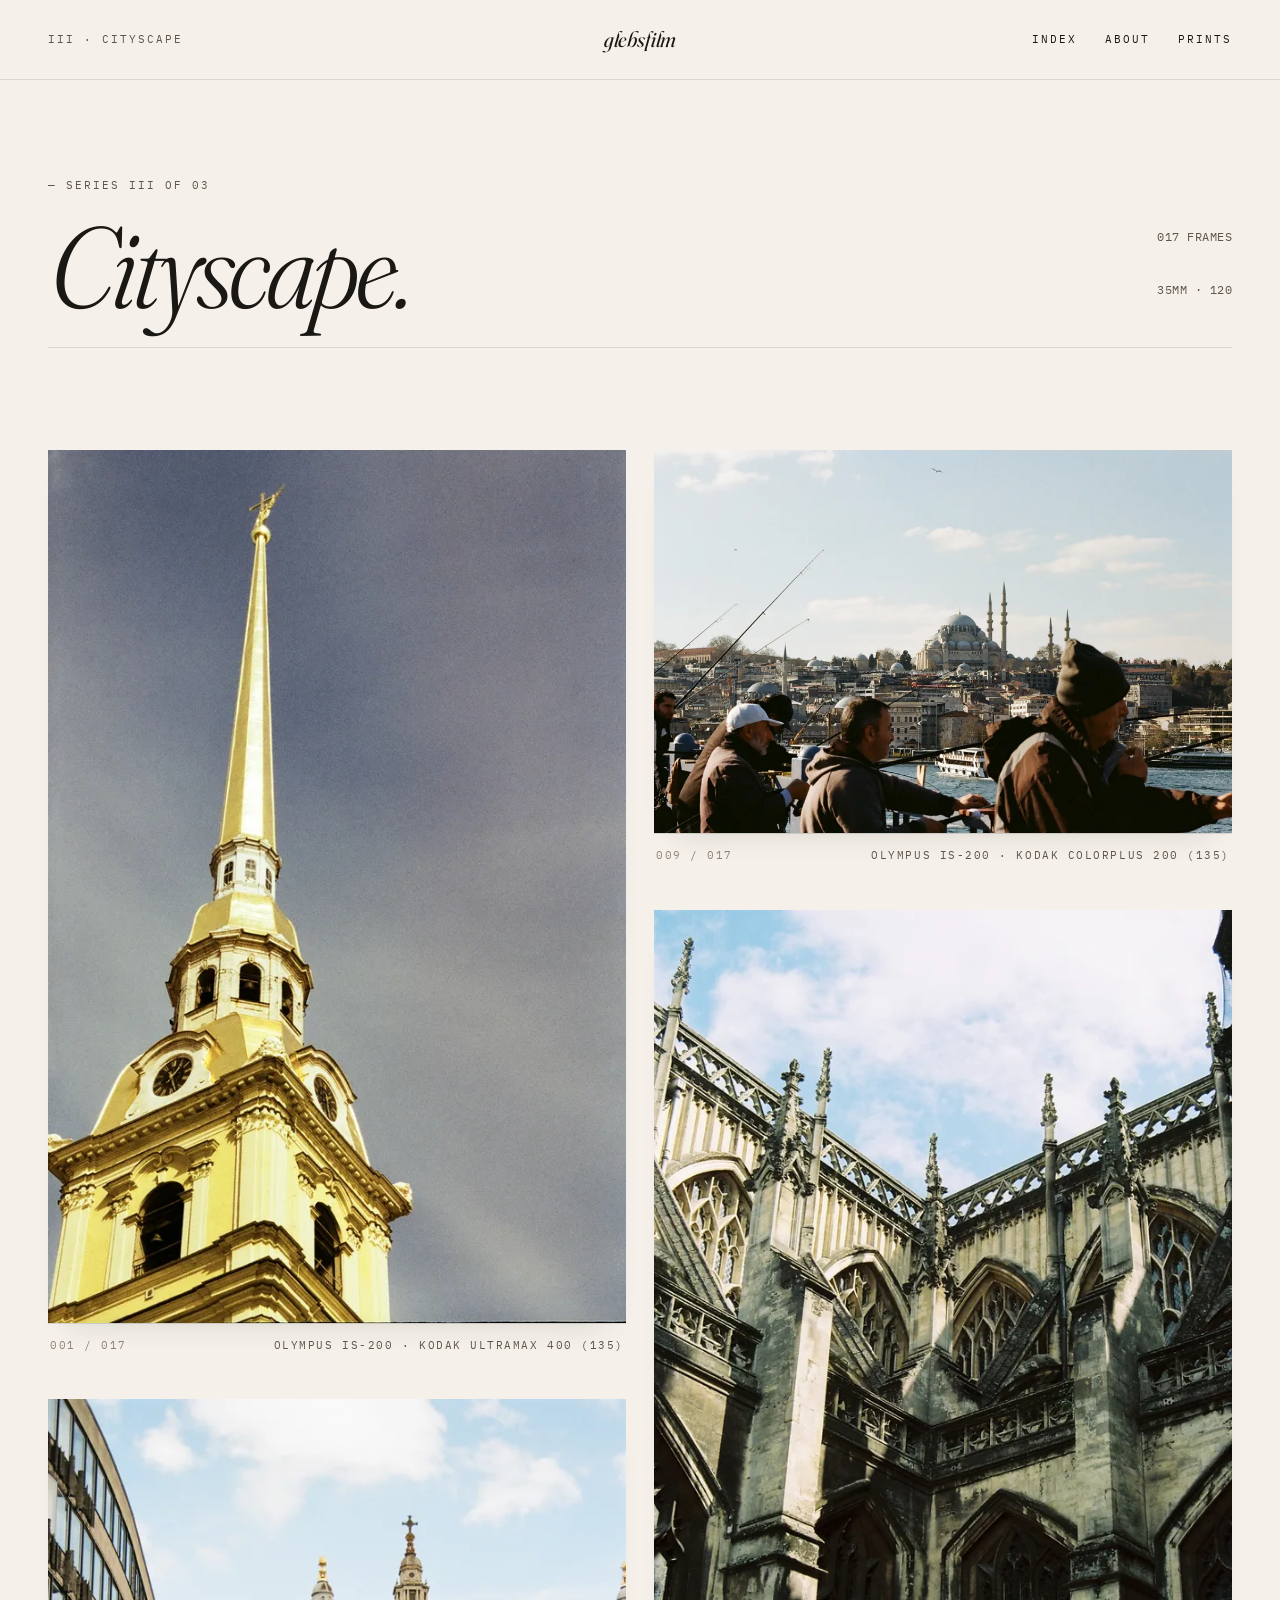
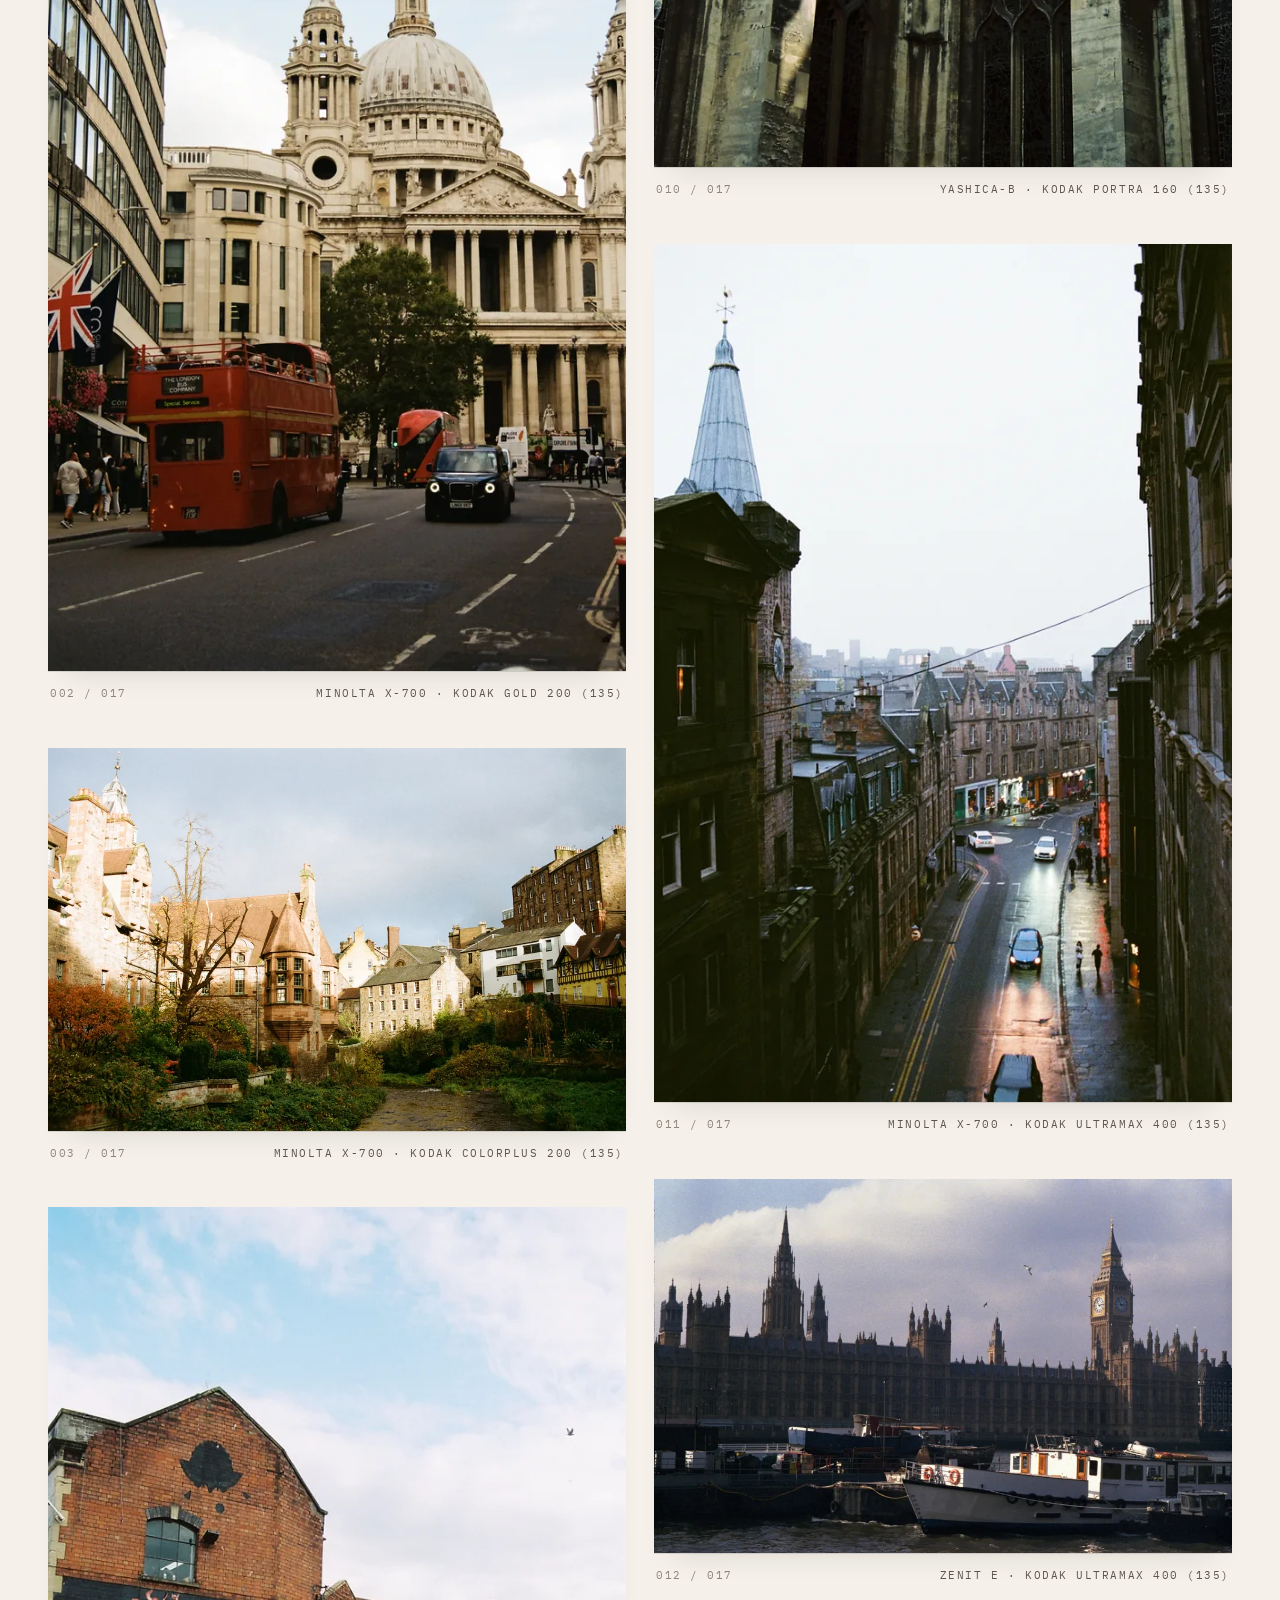
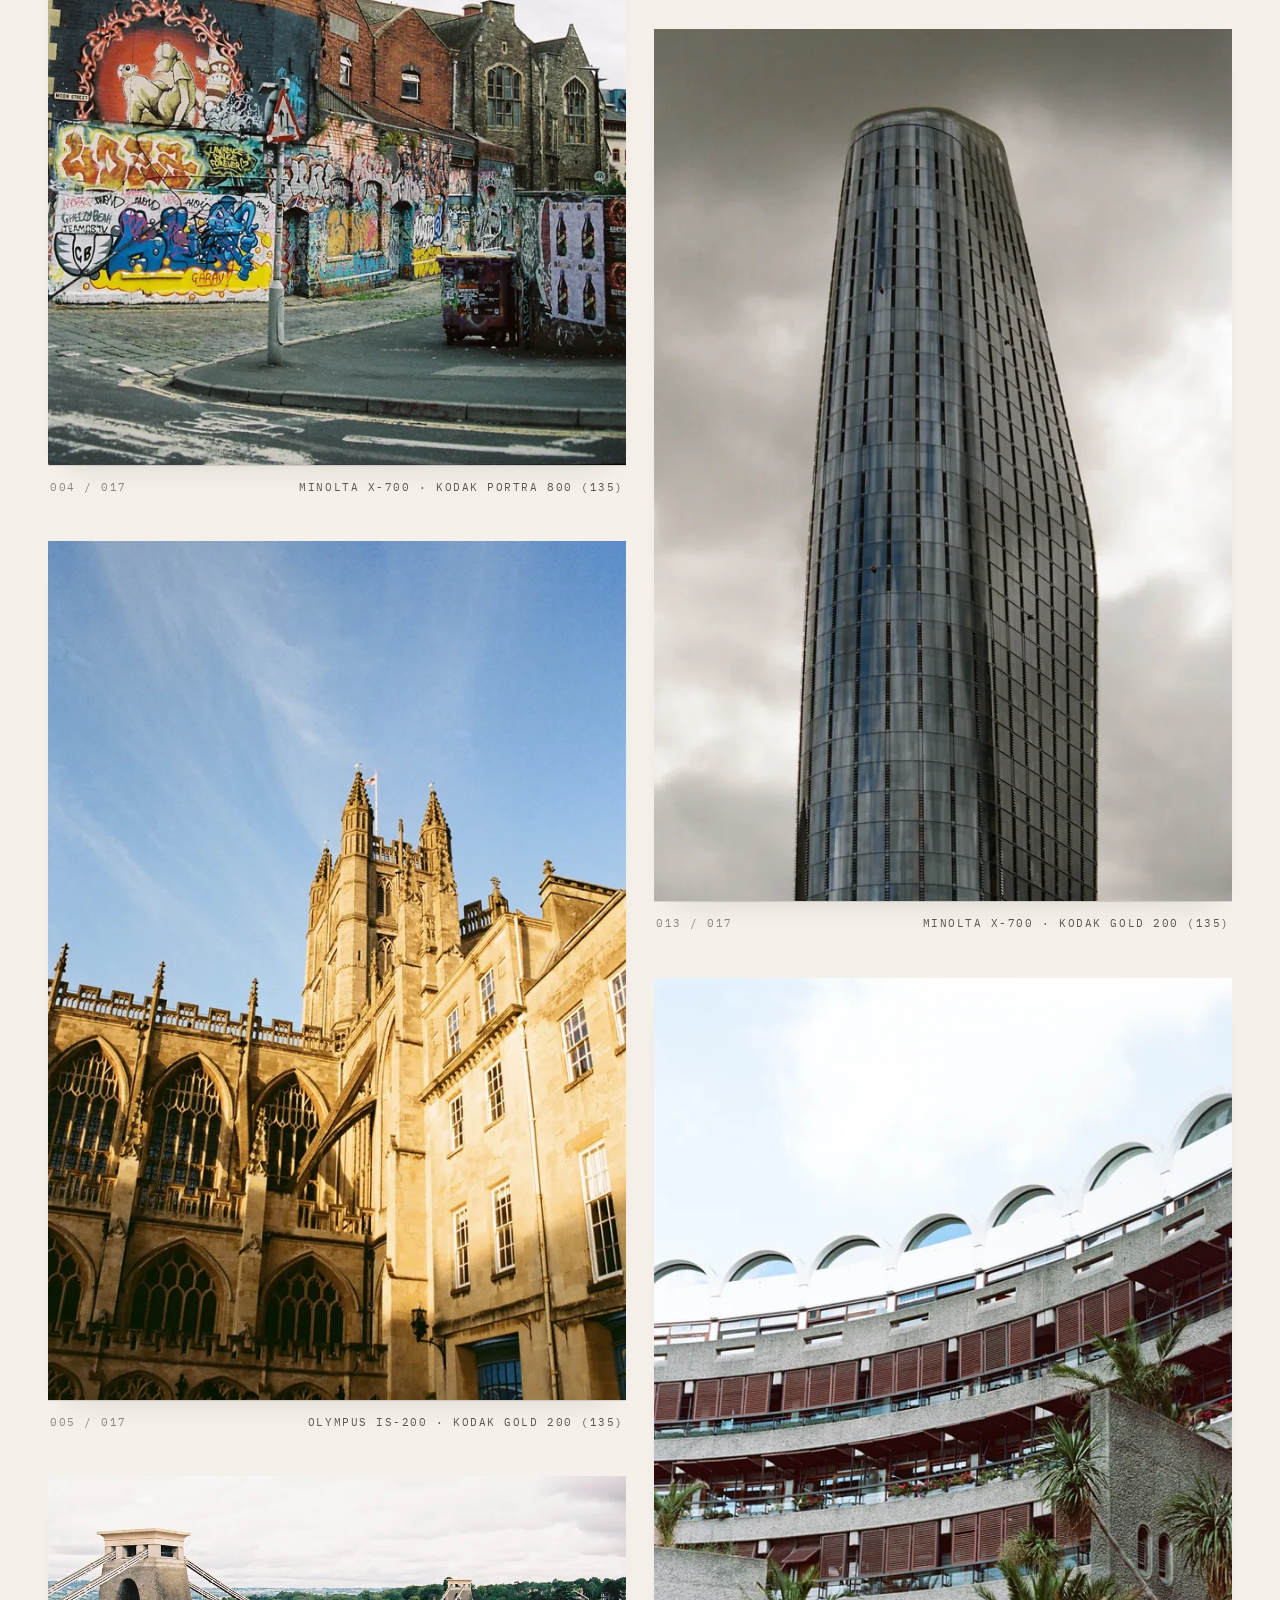
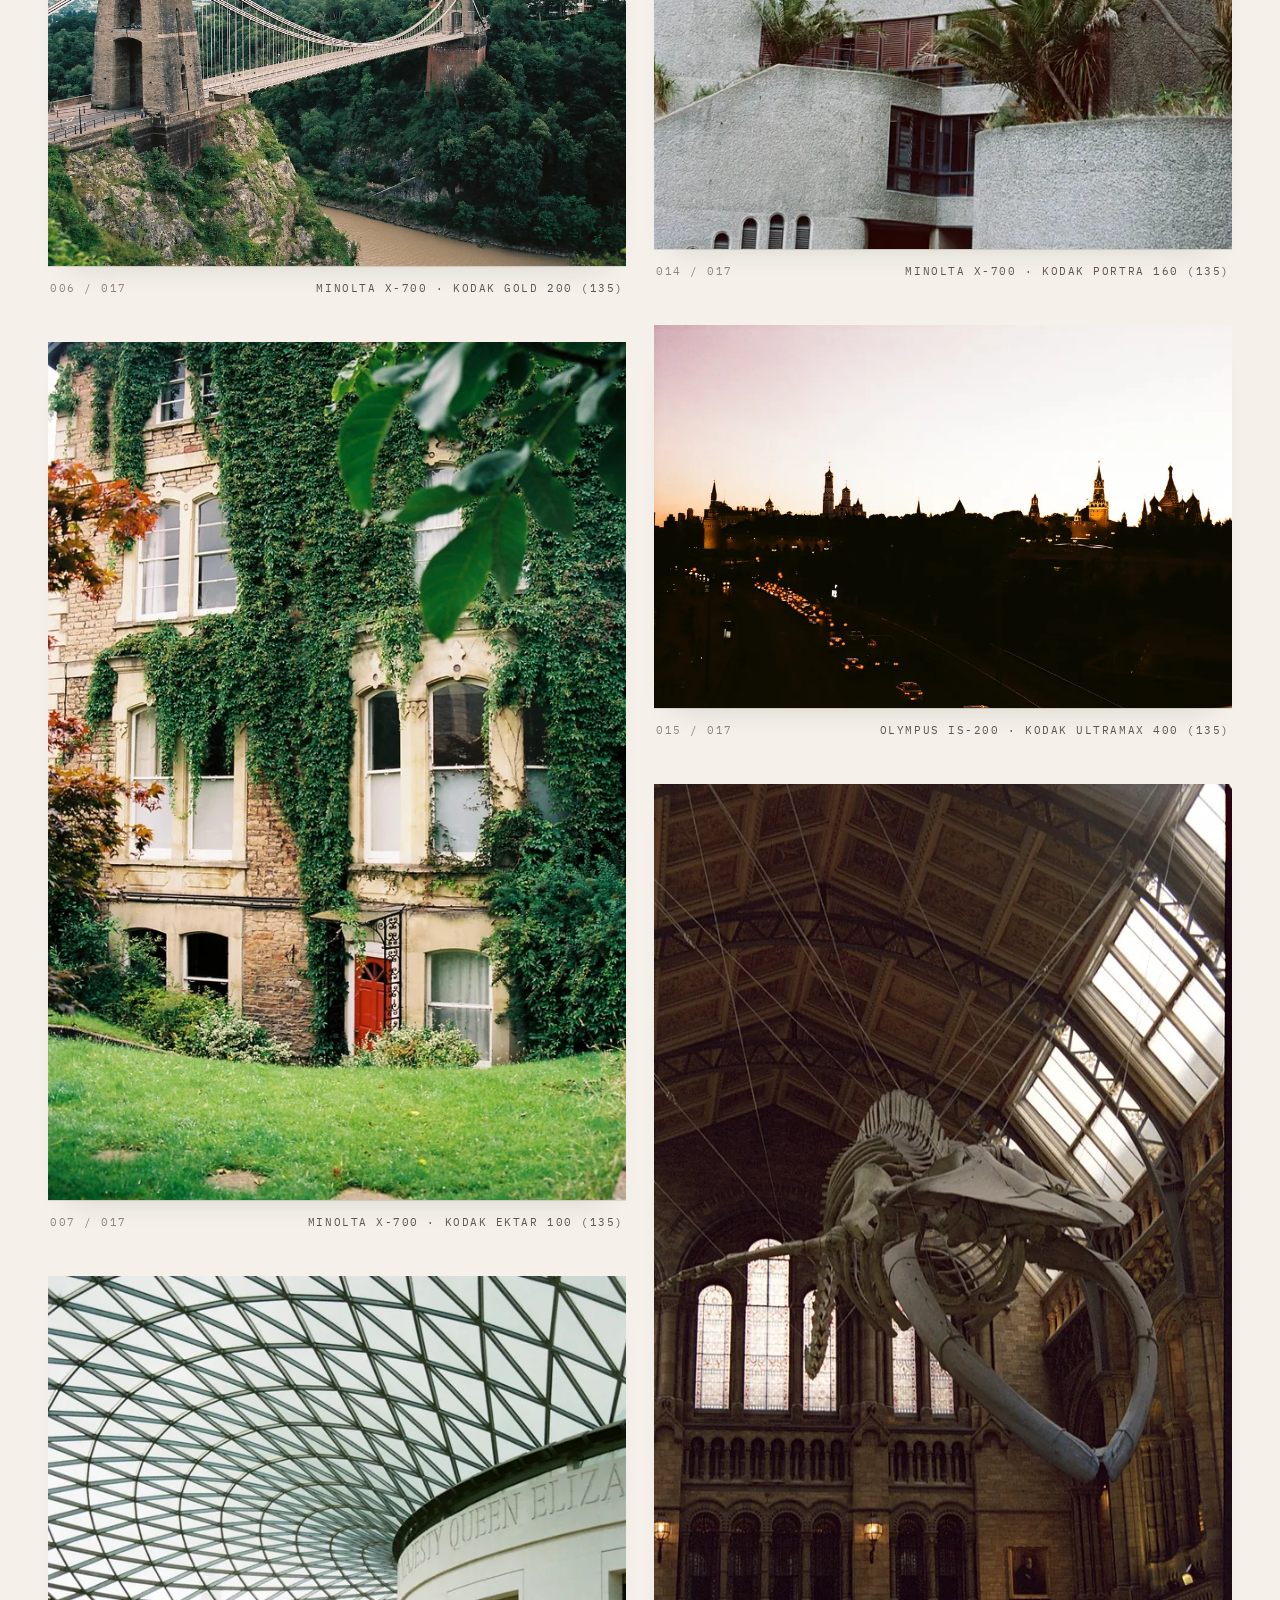
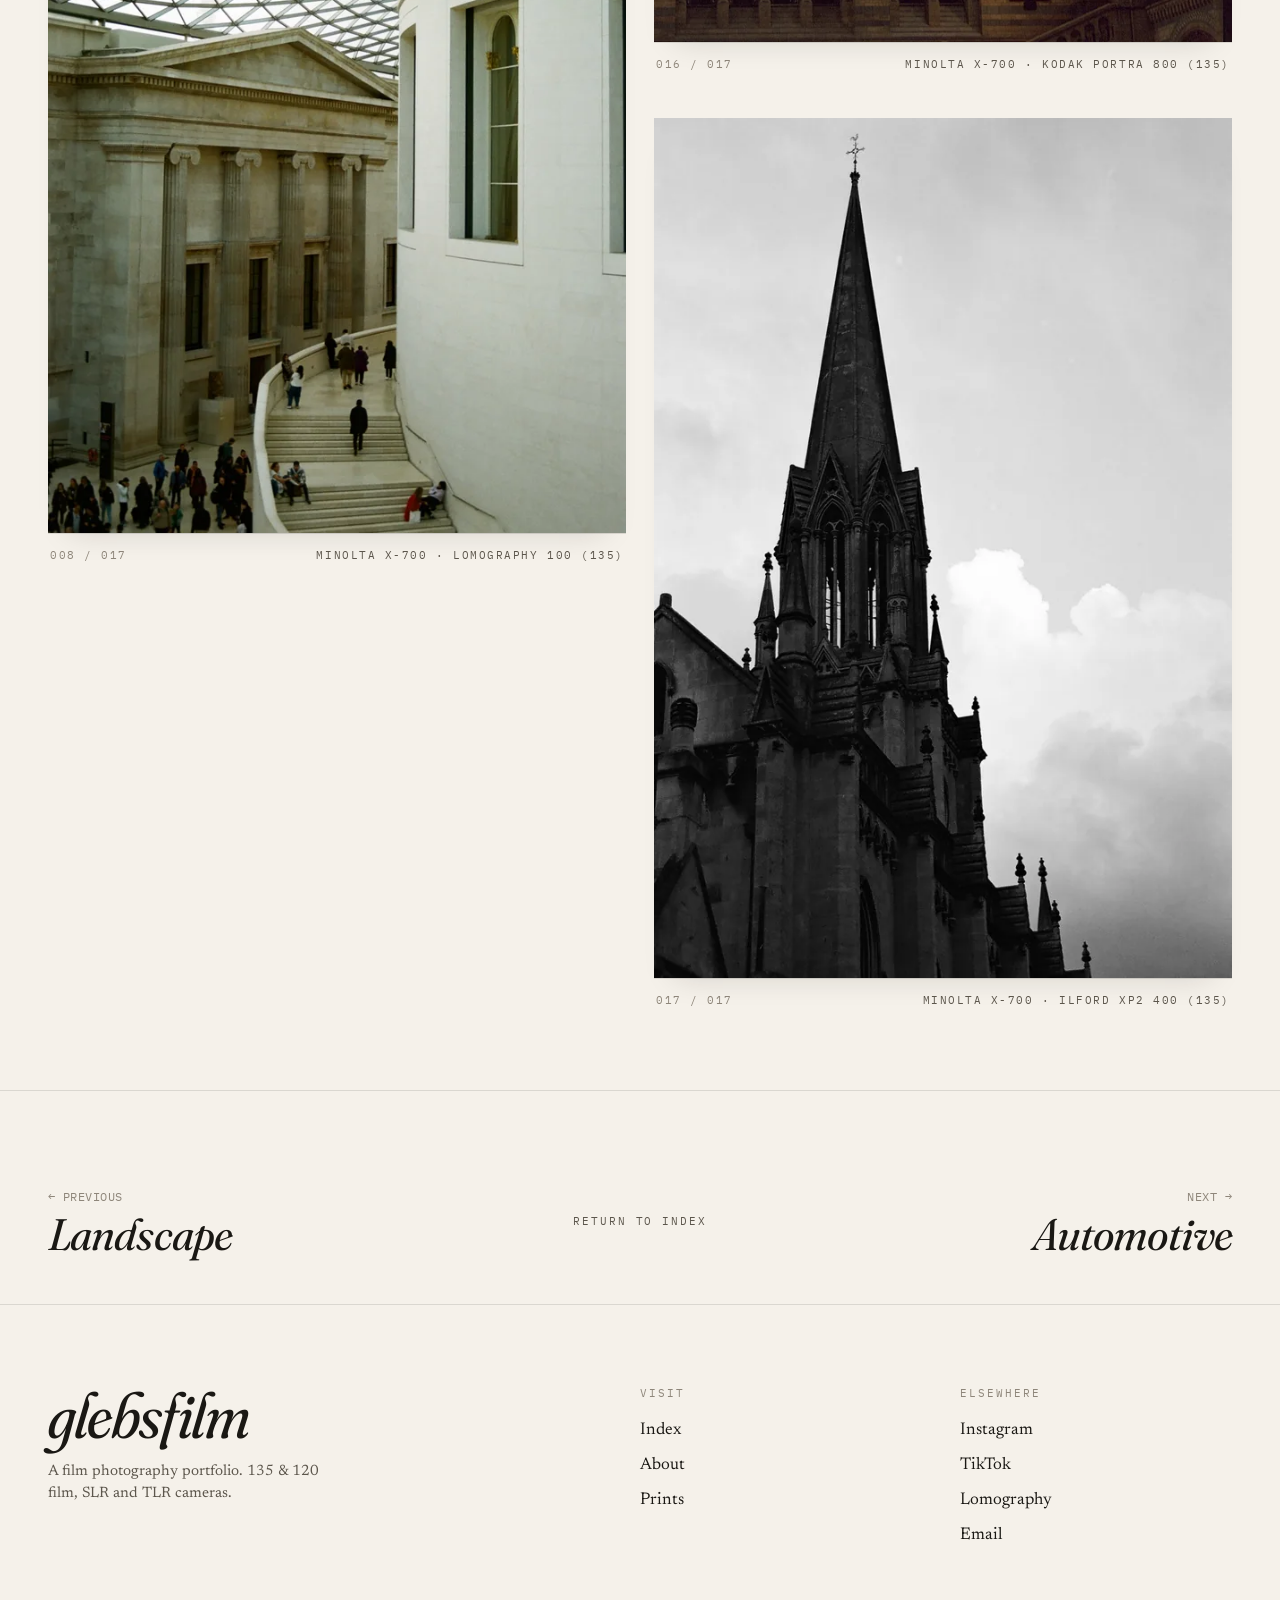
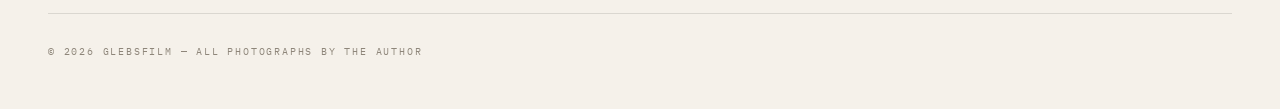
<file: collections/cityscape.html>
<!DOCTYPE html>
<html lang="en">
<head>
  <meta charset="UTF-8">
  <meta name="viewport" content="width=device-width, initial-scale=1.0, viewport-fit=cover">
  <title>Cityscape — glebsfilm</title>
  <meta name="description" content="Cityscape: Steel, glass, and the lives that pass between them. Film photography on 35mm and 120 film by glebsfilm.">
  <meta name="keywords" content="Photography, Film photography, 35mm film, 120 film, analog art, vintage photography">
  <meta name="author" content="glebsfilm">
  <link rel="canonical" href="https://www.glebsfilm.com/collections/cityscape.html">

  <link rel="apple-touch-icon" sizes="180x180" href="/apple-touch-icon.png">
  <link rel="icon" type="image/png" sizes="32x32" href="/favicon-32x32.png">
  <link rel="icon" type="image/png" sizes="16x16" href="/favicon-16x16.png">
  <link rel="manifest" href="/site.webmanifest">
  <link rel="mask-icon" href="/safari-pinned-tab.svg" color="#1a1814">
  <meta name="msapplication-TileColor" content="#F5F1EA">
  <meta name="theme-color" content="#F5F1EA">

  <meta property="og:type" content="website">
  <meta property="og:url" content="https://www.glebsfilm.com/collections/cityscape.html">
  <meta property="og:title" content="Cityscape — glebsfilm">
  <meta property="og:description" content="Cityscape: Steel, glass, and the lives that pass between them. Film photography on 35mm and 120 film by glebsfilm.">
  <meta property="og:image" content="https://www.glebsfilm.com/assets/logo_square-640.webp">
  <meta property="og:image:width" content="640">
  <meta property="og:image:height" content="640">
  <meta name="twitter:card" content="summary_large_image">
  <meta name="twitter:title" content="Cityscape — glebsfilm">
  <meta name="twitter:description" content="Cityscape: Steel, glass, and the lives that pass between them. Film photography on 35mm and 120 film by glebsfilm.">
  <meta name="twitter:image" content="https://www.glebsfilm.com/assets/logo_square-640.webp">

  <script defer src="https://static.cloudflareinsights.com/beacon.min.js"
          data-cf-beacon='{"token": "REPLACE_WITH_YOUR_CF_BEACON_TOKEN"}'></script>

  <link rel="preconnect" href="https://fonts.googleapis.com">
  <link rel="preconnect" href="https://fonts.gstatic.com" crossorigin>
  <link rel="stylesheet"
        href="https://fonts.googleapis.com/css2?family=Fraunces:ital,opsz,wght,SOFT@0,9..144,300..600,30..100;1,9..144,300..600,30..100&family=Newsreader:ital,opsz,wght@0,6..72,300..600;1,6..72,300..600&family=IBM+Plex+Mono:wght@300;400;500&display=swap">

  <link rel="stylesheet" href="../styles/site.css?v=93d80c30">
  
</head>
<body>
  <header class="site-nav">
  <div class="site-nav__index">III · Cityscape</div>
  <a class="site-nav__brand" href="../index.html">glebsfilm</a>
  <button class="site-nav__toggle" aria-label="Menu" aria-expanded="false">
    <svg width="22" height="14" viewBox="0 0 22 14" fill="none" stroke="currentColor" stroke-width="1.5"><line x1="0" y1="2" x2="22" y2="2"/><line x1="0" y1="12" x2="22" y2="12"/></svg>
  </button>
  <ul class="site-nav__links">
      <li><a href="../index.html">Index</a></li>
      <li><a href="../about.html">About</a></li>
      <li><a href="https://glebsfilm.darkroom.com">Prints</a></li>
  </ul>
</header>

  <main>
    <section class="coll-head">
      <div class="container">
        <div class="coll-head__grid">
          <div>
            <p class="eyebrow coll-head__eyebrow">— Series III of 03</p>
            <h1 class="coll-head__title">Cityscape.</h1>
          </div>
          <div class="coll-head__meta">
            <p class="mono">017 frames</p>
            <p class="mono coll-head__meta__sub">35mm · 120</p>
          </div>
        </div>
      </div>
    </section>

    <section>
      <div class="container">
        <div class="gallery">
        <figure class="frame">
          <div class="frame__picture">
            <picture>
              <source type="image/webp" srcset="../images/cityscapes/c1-960.webp 960w, ../images/cityscapes/c1-1600.webp 1600w" sizes="(min-width: 720px) 50vw, 100vw">
              <img src="../images/cityscapes/c1-1600.jpg" alt="" loading="lazy" decoding="async" width="1060" height="1600">
            </picture>
          </div>
          <figcaption class="frame__caption">
            <span class="mono frame__index">001 / 017</span>
            <span class="mono frame__meta">Olympus iS-200 &middot; Kodak Ultramax 400 (135)</span>
          </figcaption>
        </figure>
        <figure class="frame">
          <div class="frame__picture">
            <picture>
              <source type="image/webp" srcset="../images/cityscapes/c2-960.webp 960w, ../images/cityscapes/c2-1600.webp 1600w" sizes="(min-width: 720px) 50vw, 100vw">
              <img src="../images/cityscapes/c2-1600.jpg" alt="" loading="lazy" decoding="async" width="1061" height="1600">
            </picture>
          </div>
          <figcaption class="frame__caption">
            <span class="mono frame__index">002 / 017</span>
            <span class="mono frame__meta">Minolta X-700 &middot; Kodak Gold 200 (135)</span>
          </figcaption>
        </figure>
        <figure class="frame">
          <div class="frame__picture">
            <picture>
              <source type="image/webp" srcset="../images/cityscapes/c3-960.webp 960w, ../images/cityscapes/c3-1600.webp 1600w" sizes="(min-width: 720px) 50vw, 100vw">
              <img src="../images/cityscapes/c3-1600.jpg" alt="" loading="lazy" decoding="async" width="1600" height="1061">
            </picture>
          </div>
          <figcaption class="frame__caption">
            <span class="mono frame__index">003 / 017</span>
            <span class="mono frame__meta">Minolta X-700 &middot; Kodak ColorPlus 200 (135)</span>
          </figcaption>
        </figure>
        <figure class="frame">
          <div class="frame__picture">
            <picture>
              <source type="image/webp" srcset="../images/cityscapes/c4-960.webp 960w, ../images/cityscapes/c4-1600.webp 1600w" sizes="(min-width: 720px) 50vw, 100vw">
              <img src="../images/cityscapes/c4-1600.jpg" alt="" loading="lazy" decoding="async" width="1078" height="1600">
            </picture>
          </div>
          <figcaption class="frame__caption">
            <span class="mono frame__index">004 / 017</span>
            <span class="mono frame__meta">Minolta X-700 &middot; Kodak Portra 800 (135)</span>
          </figcaption>
        </figure>
        <figure class="frame">
          <div class="frame__picture">
            <picture>
              <source type="image/webp" srcset="../images/cityscapes/c5-960.webp 960w, ../images/cityscapes/c5-1600.webp 1600w" sizes="(min-width: 720px) 50vw, 100vw">
              <img src="../images/cityscapes/c5-1600.jpg" alt="" loading="lazy" decoding="async" width="1077" height="1600">
            </picture>
          </div>
          <figcaption class="frame__caption">
            <span class="mono frame__index">005 / 017</span>
            <span class="mono frame__meta">Olympus iS-200 &middot; Kodak Gold 200 (135)</span>
          </figcaption>
        </figure>
        <figure class="frame">
          <div class="frame__picture">
            <picture>
              <source type="image/webp" srcset="../images/cityscapes/c6-960.webp 960w, ../images/cityscapes/c6-1600.webp 1600w" sizes="(min-width: 720px) 50vw, 100vw">
              <img src="../images/cityscapes/c6-1600.jpg" alt="" loading="lazy" decoding="async" width="1600" height="1078">
            </picture>
          </div>
          <figcaption class="frame__caption">
            <span class="mono frame__index">006 / 017</span>
            <span class="mono frame__meta">Minolta X-700 &middot; Kodak Gold 200 (135)</span>
          </figcaption>
        </figure>
        <figure class="frame">
          <div class="frame__picture">
            <picture>
              <source type="image/webp" srcset="../images/cityscapes/c7-960.webp 960w, ../images/cityscapes/c7-1600.webp 1600w" sizes="(min-width: 720px) 50vw, 100vw">
              <img src="../images/cityscapes/c7-1600.jpg" alt="" loading="lazy" decoding="async" width="1078" height="1600">
            </picture>
          </div>
          <figcaption class="frame__caption">
            <span class="mono frame__index">007 / 017</span>
            <span class="mono frame__meta">Minolta X-700 &middot; Kodak Ektar 100 (135)</span>
          </figcaption>
        </figure>
        <figure class="frame">
          <div class="frame__picture">
            <picture>
              <source type="image/webp" srcset="../images/cityscapes/c8-960.webp 960w, ../images/cityscapes/c8-1600.webp 1600w" sizes="(min-width: 720px) 50vw, 100vw">
              <img src="../images/cityscapes/c8-1600.jpg" alt="" loading="lazy" decoding="async" width="1078" height="1600">
            </picture>
          </div>
          <figcaption class="frame__caption">
            <span class="mono frame__index">008 / 017</span>
            <span class="mono frame__meta">Minolta X-700 &middot; Lomography 100 (135)</span>
          </figcaption>
        </figure>
        <figure class="frame">
          <div class="frame__picture">
            <picture>
              <source type="image/webp" srcset="../images/cityscapes/c9-960.webp 960w, ../images/cityscapes/c9-1600.webp 1600w" sizes="(min-width: 720px) 50vw, 100vw">
              <img src="../images/cityscapes/c9-1600.jpg" alt="" loading="lazy" decoding="async" width="1600" height="1060">
            </picture>
          </div>
          <figcaption class="frame__caption">
            <span class="mono frame__index">009 / 017</span>
            <span class="mono frame__meta">Olympus iS-200 &middot; Kodak ColorPlus 200 (135)</span>
          </figcaption>
        </figure>
        <figure class="frame">
          <div class="frame__picture">
            <picture>
              <source type="image/webp" srcset="../images/cityscapes/c10-960.webp 960w, ../images/cityscapes/c10-1600.webp 1600w" sizes="(min-width: 720px) 50vw, 100vw">
              <img src="../images/cityscapes/c10-1600.jpg" alt="" loading="lazy" decoding="async" width="1078" height="1600">
            </picture>
          </div>
          <figcaption class="frame__caption">
            <span class="mono frame__index">010 / 017</span>
            <span class="mono frame__meta">Yashica-B &middot; Kodak Portra 160 (135)</span>
          </figcaption>
        </figure>
        <figure class="frame">
          <div class="frame__picture">
            <picture>
              <source type="image/webp" srcset="../images/cityscapes/c11-960.webp 960w, ../images/cityscapes/c11-1600.webp 1600w" sizes="(min-width: 720px) 50vw, 100vw">
              <img src="../images/cityscapes/c11-1600.jpg" alt="" loading="lazy" decoding="async" width="1077" height="1600">
            </picture>
          </div>
          <figcaption class="frame__caption">
            <span class="mono frame__index">011 / 017</span>
            <span class="mono frame__meta">Minolta X-700 &middot; Kodak Ultramax 400 (135)</span>
          </figcaption>
        </figure>
        <figure class="frame">
          <div class="frame__picture">
            <picture>
              <source type="image/webp" srcset="../images/cityscapes/c12-960.webp 960w, ../images/cityscapes/c12-1600.webp 1600w" sizes="(min-width: 720px) 50vw, 100vw">
              <img src="../images/cityscapes/c12-1600.jpg" alt="" loading="lazy" decoding="async" width="1600" height="1036">
            </picture>
          </div>
          <figcaption class="frame__caption">
            <span class="mono frame__index">012 / 017</span>
            <span class="mono frame__meta">Zenit E &middot; Kodak Ultramax 400 (135)</span>
          </figcaption>
        </figure>
        <figure class="frame">
          <div class="frame__picture">
            <picture>
              <source type="image/webp" srcset="../images/cityscapes/c13-960.webp 960w, ../images/cityscapes/c13-1600.webp 1600w" sizes="(min-width: 720px) 50vw, 100vw">
              <img src="../images/cityscapes/c13-1600.jpg" alt="" loading="lazy" decoding="async" width="1060" height="1600">
            </picture>
          </div>
          <figcaption class="frame__caption">
            <span class="mono frame__index">013 / 017</span>
            <span class="mono frame__meta">Minolta X-700 &middot; Kodak Gold 200 (135)</span>
          </figcaption>
        </figure>
        <figure class="frame">
          <div class="frame__picture">
            <picture>
              <source type="image/webp" srcset="../images/cityscapes/c14-960.webp 960w, ../images/cityscapes/c14-1600.webp 1600w" sizes="(min-width: 720px) 50vw, 100vw">
              <img src="../images/cityscapes/c14-1600.jpg" alt="" loading="lazy" decoding="async" width="1061" height="1600">
            </picture>
          </div>
          <figcaption class="frame__caption">
            <span class="mono frame__index">014 / 017</span>
            <span class="mono frame__meta">Minolta X-700 &middot; Kodak Portra 160 (135)</span>
          </figcaption>
        </figure>
        <figure class="frame">
          <div class="frame__picture">
            <picture>
              <source type="image/webp" srcset="../images/cityscapes/c15-960.webp 960w, ../images/cityscapes/c15-1600.webp 1600w" sizes="(min-width: 720px) 50vw, 100vw">
              <img src="../images/cityscapes/c15-1600.jpg" alt="" loading="lazy" decoding="async" width="1600" height="1060">
            </picture>
          </div>
          <figcaption class="frame__caption">
            <span class="mono frame__index">015 / 017</span>
            <span class="mono frame__meta">Olympus iS-200 &middot; Kodak Ultramax 400 (135)</span>
          </figcaption>
        </figure>
        <figure class="frame">
          <div class="frame__picture">
            <picture>
              <source type="image/webp" srcset="../images/cityscapes/c16-960.webp 960w, ../images/cityscapes/c16-1600.webp 1600w" sizes="(min-width: 720px) 50vw, 100vw">
              <img src="../images/cityscapes/c16-1600.jpg" alt="" loading="lazy" decoding="async" width="1079" height="1600">
            </picture>
          </div>
          <figcaption class="frame__caption">
            <span class="mono frame__index">016 / 017</span>
            <span class="mono frame__meta">Minolta X-700 &middot; Kodak Portra 800 (135)</span>
          </figcaption>
        </figure>
        <figure class="frame">
          <div class="frame__picture">
            <picture>
              <source type="image/webp" srcset="../images/cityscapes/c17-960.webp 960w, ../images/cityscapes/c17-1600.webp 1600w" sizes="(min-width: 720px) 50vw, 100vw">
              <img src="../images/cityscapes/c17-1600.jpg" alt="" loading="lazy" decoding="async" width="1075" height="1600">
            </picture>
          </div>
          <figcaption class="frame__caption">
            <span class="mono frame__index">017 / 017</span>
            <span class="mono frame__meta">Minolta X-700 &middot; Ilford XP2 400 (135)</span>
          </figcaption>
        </figure>
        </div>
      </div>
    </section>

    <nav class="coll-foot">
      <div class="container">
        <div class="coll-foot__inner">
          <div class="coll-foot__prev">
            <span class="mono coll-foot__label">← Previous</span>
            <a class="coll-foot__link" href="landscape.html">Landscape</a>
          </div>
          <a class="coll-foot__home" href="../index.html">Return to Index</a>
          <div class="coll-foot__next">
            <span class="mono coll-foot__label">Next →</span>
            <a class="coll-foot__link" href="automotive.html">Automotive</a>
          </div>
        </div>
      </div>
    </nav>
  </main>

  <footer class="site-foot">
  <div class="container">
    <div class="site-foot__grid">
      <div>
        <p class="site-foot__brand">glebsfilm</p>
        <p class="site-foot__tag">A film photography portfolio. 135 &amp; 120 film, SLR and TLR cameras.</p>
      </div>
      <div class="site-foot__col">
        <h4>Visit</h4>
        <ul>
          <li><a href="../index.html">Index</a></li>
          <li><a href="../about.html">About</a></li>
          <li><a href="https://glebsfilm.darkroom.com" target="_blank" rel="noopener">Prints</a></li>
        </ul>
      </div>
      <div class="site-foot__col">
        <h4>Elsewhere</h4>
        <ul>
          <li><a href="https://www.instagram.com/glebsfilm" target="_blank" rel="noopener">Instagram</a></li>
          <li><a href="https://www.tiktok.com/@glebsfilm_" target="_blank" rel="noopener">TikTok</a></li>
          <li><a href="https://www.lomography.com/homes/glebsfilm/" target="_blank" rel="noopener">Lomography</a></li>
          <li><a href="mailto:glebsfilm@gmail.com">Email</a></li>
        </ul>
      </div>
    </div>
    <div class="site-foot__base">
      <p class="site-foot__copyright">© 2026 glebsfilm — All photographs by the author</p>
    </div>
  </div>
</footer>
  <script src="../js/site.js?v=3b735ae2" defer></script>
</body>
</html>
</file>
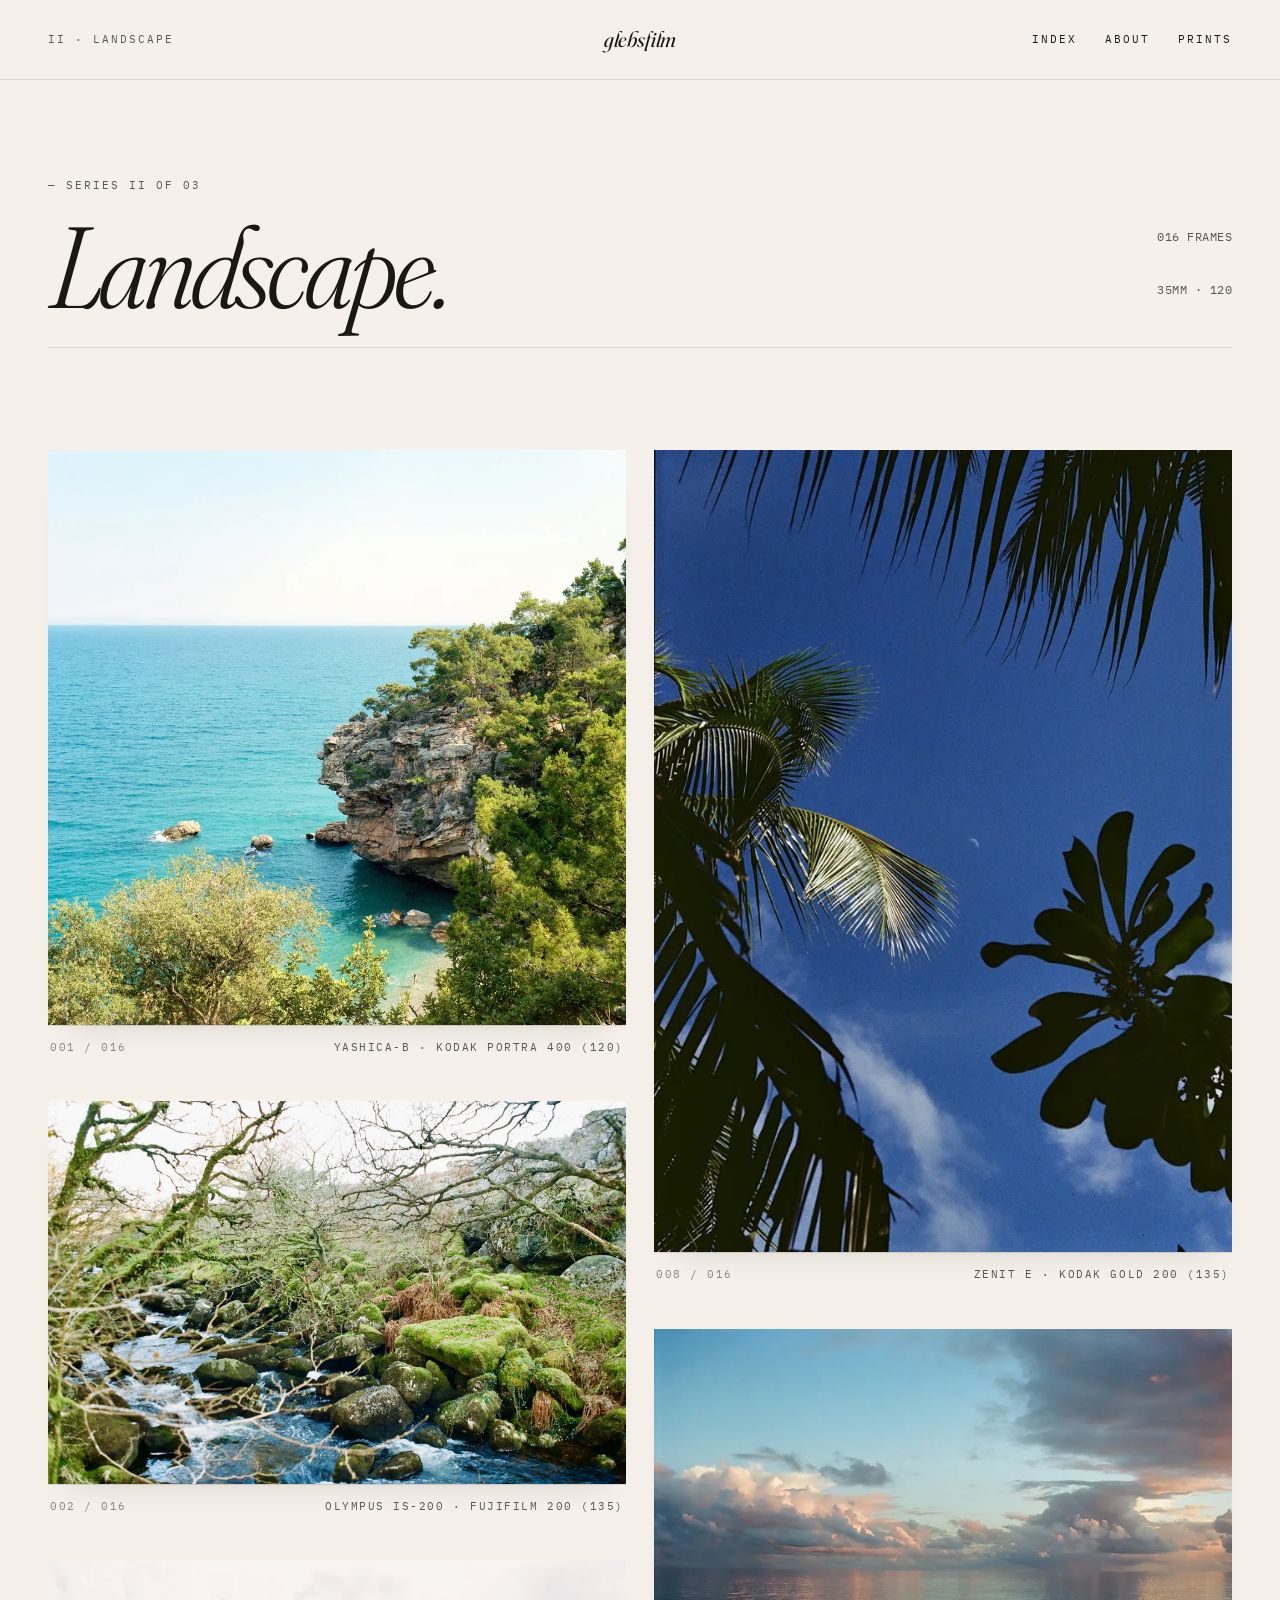
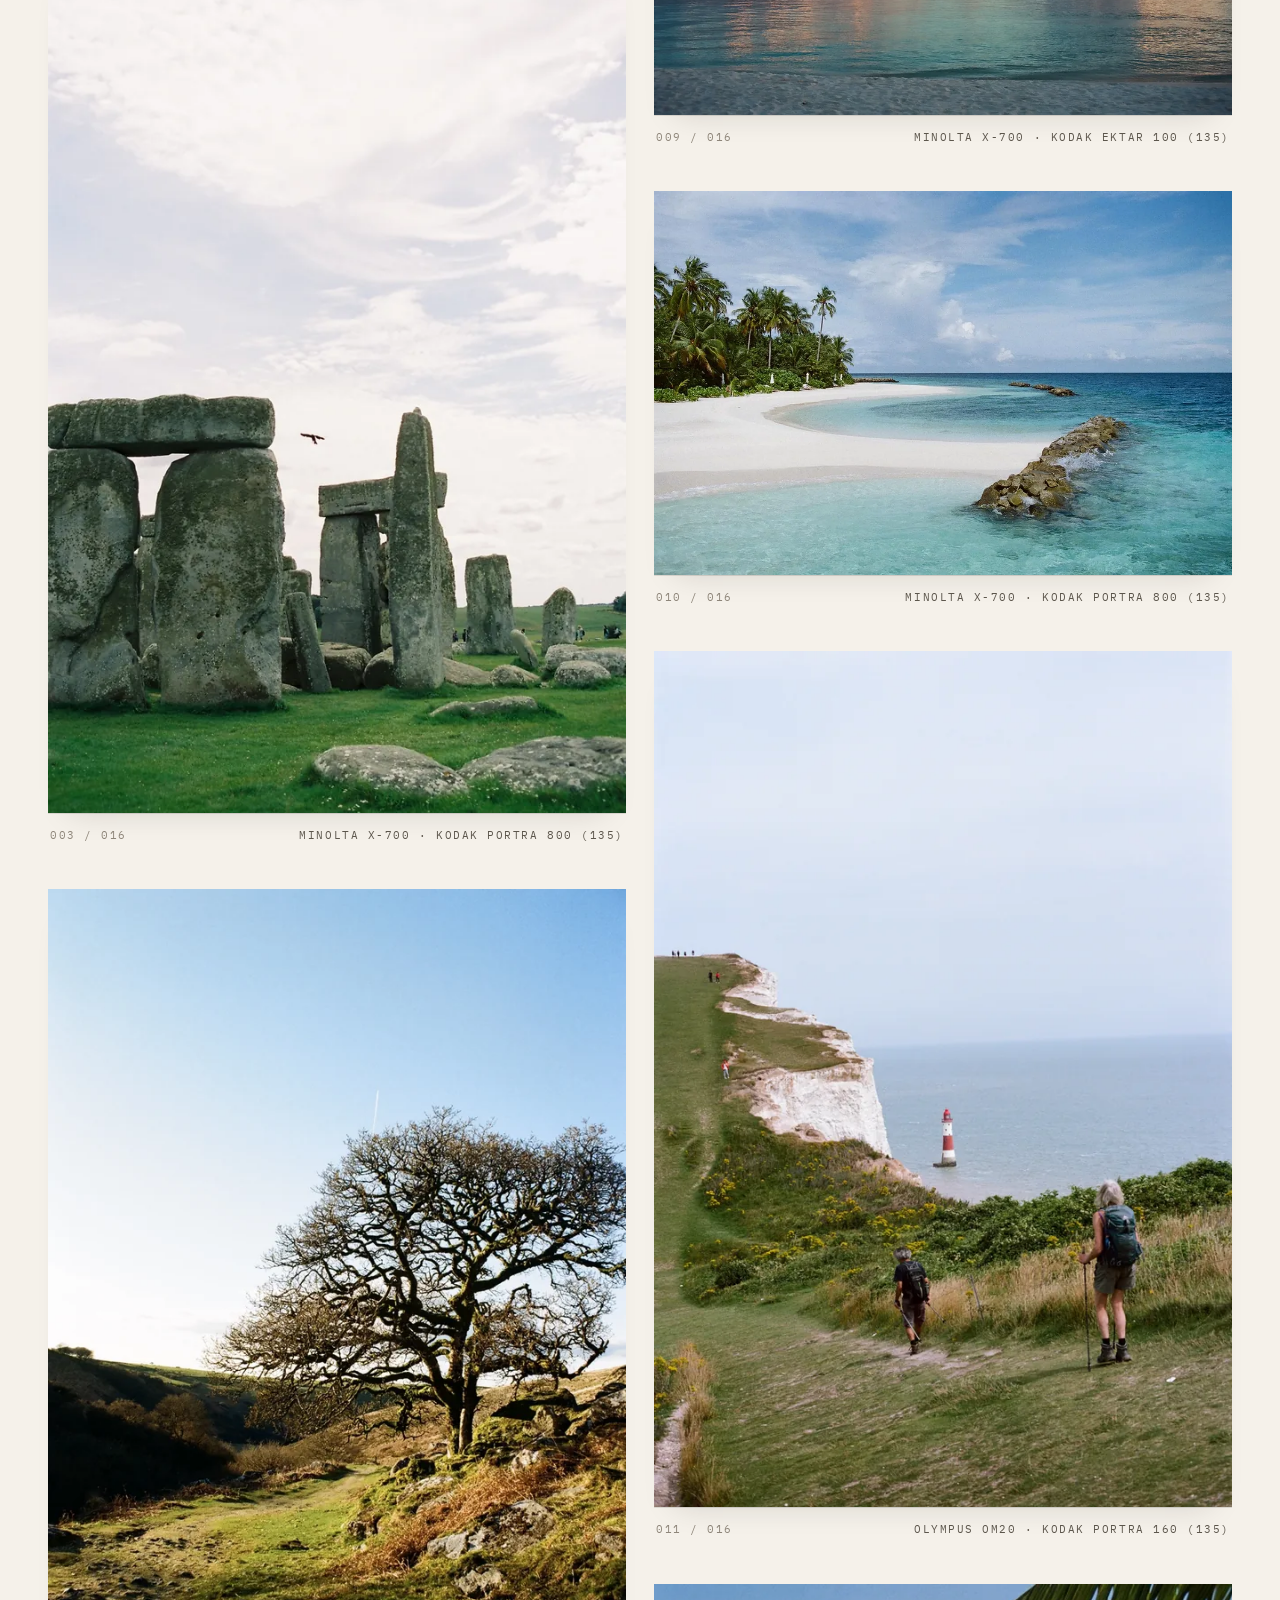
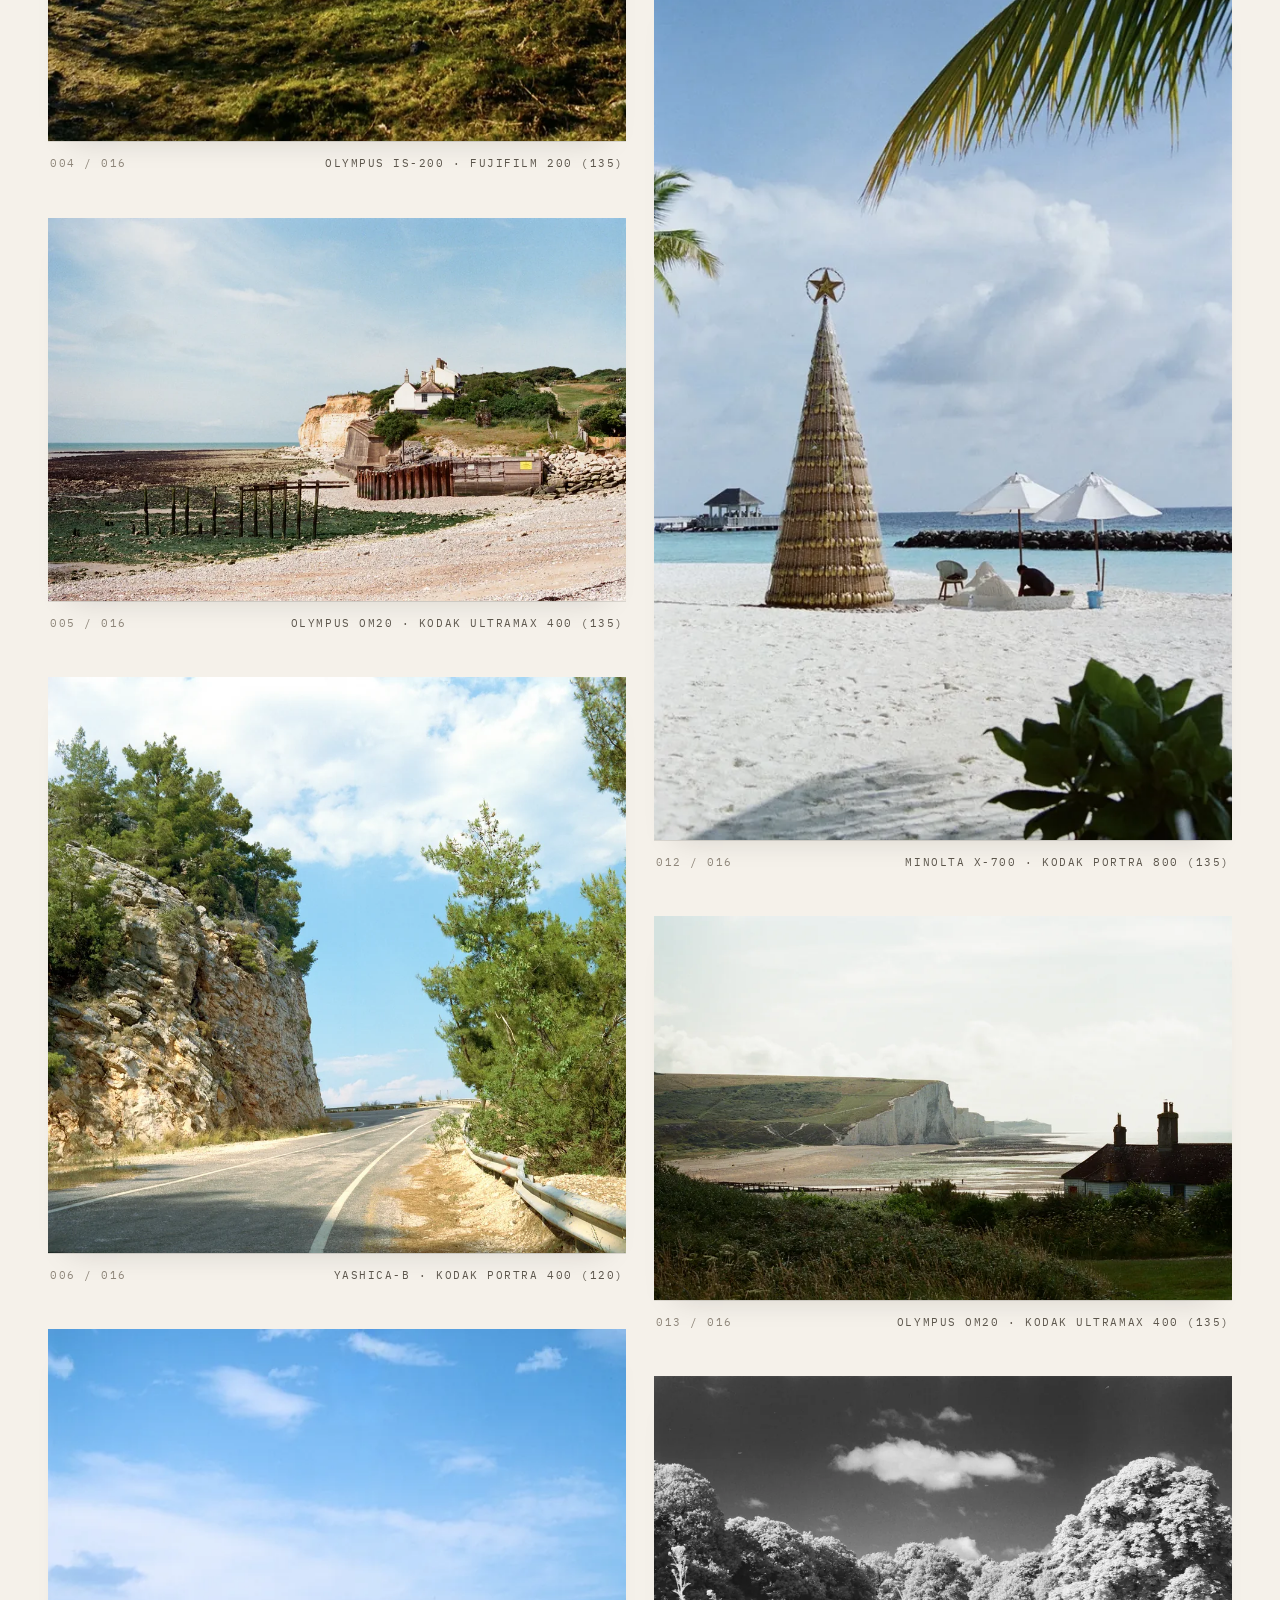
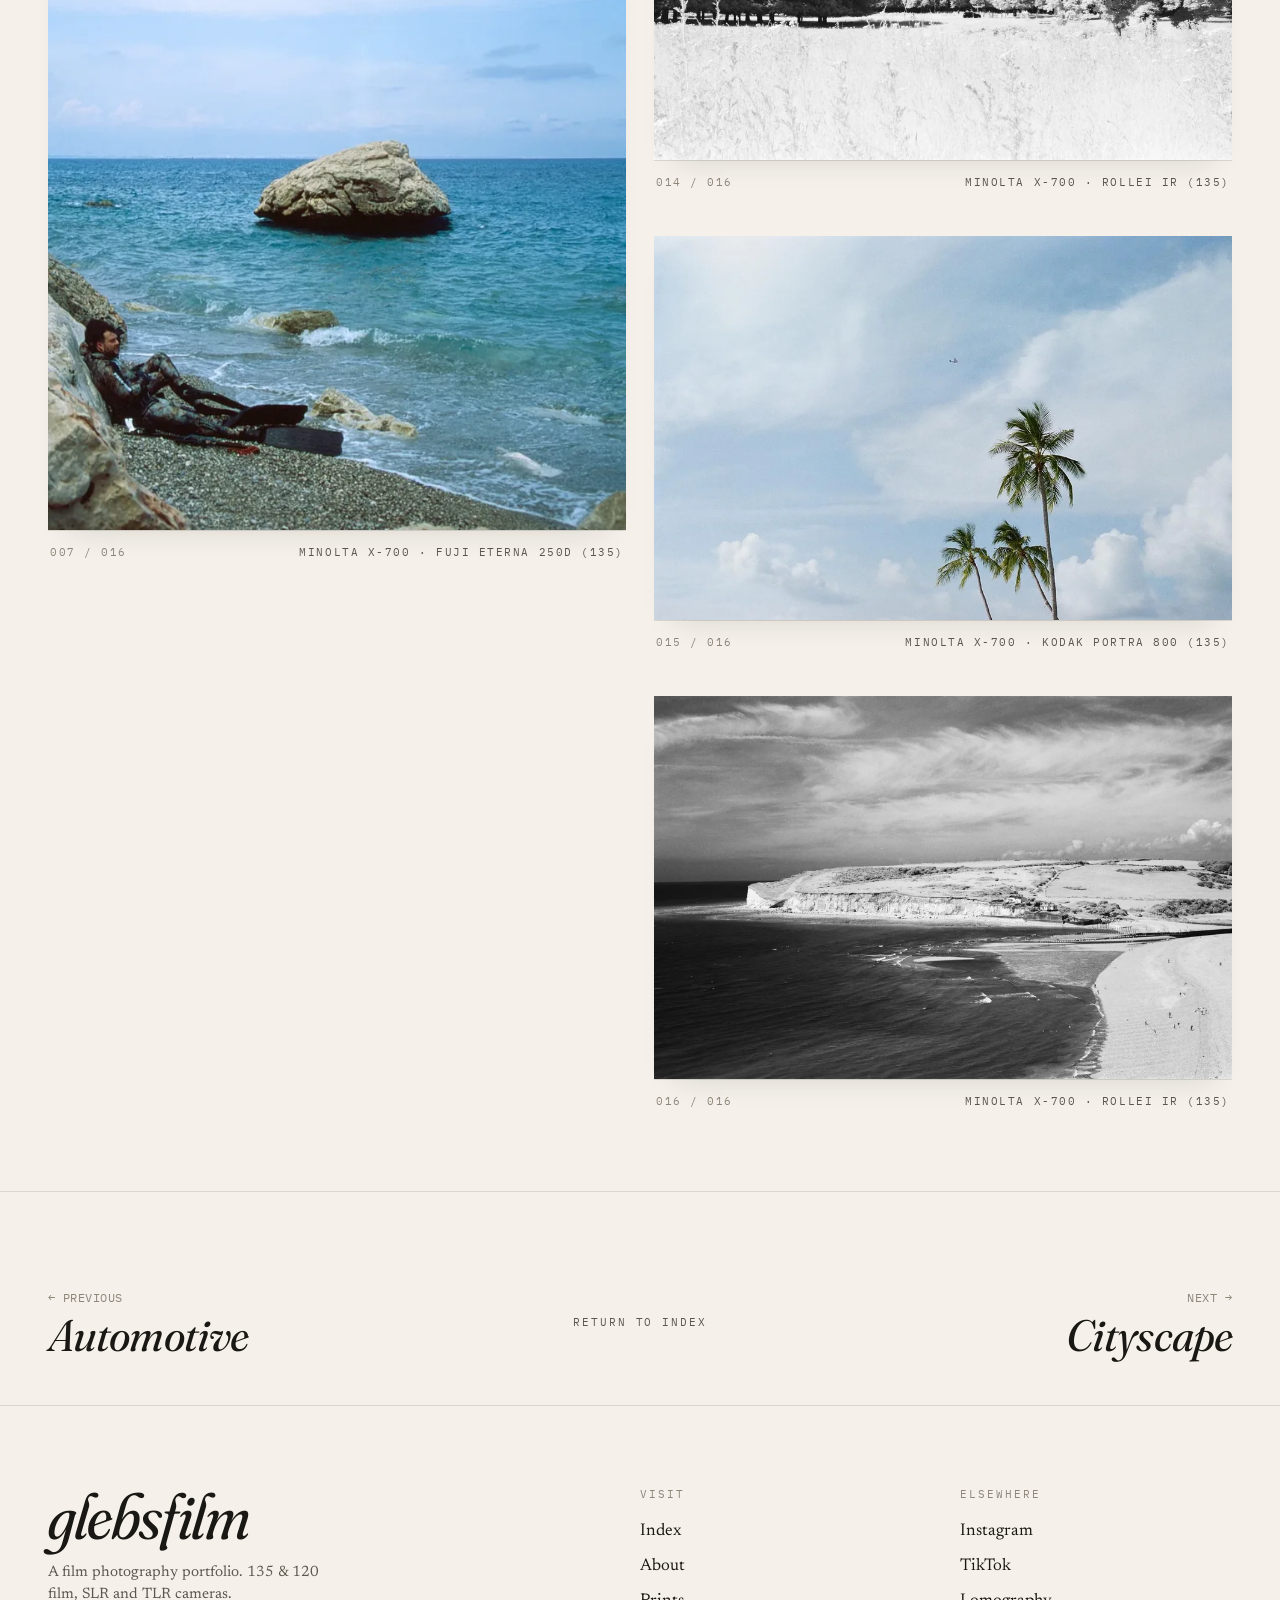
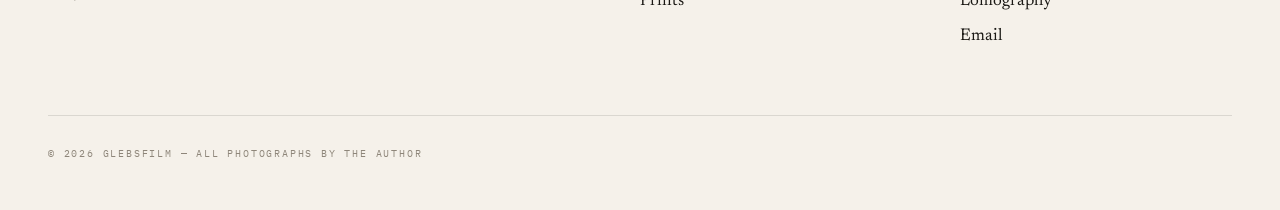
<file: collections/landscape.html>
<!DOCTYPE html>
<html lang="en">
<head>
  <meta charset="UTF-8">
  <meta name="viewport" content="width=device-width, initial-scale=1.0, viewport-fit=cover">
  <title>Landscape — glebsfilm</title>
  <meta name="description" content="Landscape: Wide air, slow water, the patience of stone. Film photography on 35mm and 120 film by glebsfilm.">
  <meta name="keywords" content="Photography, Film photography, 35mm film, 120 film, analog art, vintage photography">
  <meta name="author" content="glebsfilm">
  <link rel="canonical" href="https://www.glebsfilm.com/collections/landscape.html">

  <link rel="apple-touch-icon" sizes="180x180" href="/apple-touch-icon.png">
  <link rel="icon" type="image/png" sizes="32x32" href="/favicon-32x32.png">
  <link rel="icon" type="image/png" sizes="16x16" href="/favicon-16x16.png">
  <link rel="manifest" href="/site.webmanifest">
  <link rel="mask-icon" href="/safari-pinned-tab.svg" color="#1a1814">
  <meta name="msapplication-TileColor" content="#F5F1EA">
  <meta name="theme-color" content="#F5F1EA">

  <meta property="og:type" content="website">
  <meta property="og:url" content="https://www.glebsfilm.com/collections/landscape.html">
  <meta property="og:title" content="Landscape — glebsfilm">
  <meta property="og:description" content="Landscape: Wide air, slow water, the patience of stone. Film photography on 35mm and 120 film by glebsfilm.">
  <meta property="og:image" content="https://www.glebsfilm.com/assets/logo_square-640.webp">
  <meta property="og:image:width" content="640">
  <meta property="og:image:height" content="640">
  <meta name="twitter:card" content="summary_large_image">
  <meta name="twitter:title" content="Landscape — glebsfilm">
  <meta name="twitter:description" content="Landscape: Wide air, slow water, the patience of stone. Film photography on 35mm and 120 film by glebsfilm.">
  <meta name="twitter:image" content="https://www.glebsfilm.com/assets/logo_square-640.webp">

  <script defer src="https://static.cloudflareinsights.com/beacon.min.js"
          data-cf-beacon='{"token": "REPLACE_WITH_YOUR_CF_BEACON_TOKEN"}'></script>

  <link rel="preconnect" href="https://fonts.googleapis.com">
  <link rel="preconnect" href="https://fonts.gstatic.com" crossorigin>
  <link rel="stylesheet"
        href="https://fonts.googleapis.com/css2?family=Fraunces:ital,opsz,wght,SOFT@0,9..144,300..600,30..100;1,9..144,300..600,30..100&family=Newsreader:ital,opsz,wght@0,6..72,300..600;1,6..72,300..600&family=IBM+Plex+Mono:wght@300;400;500&display=swap">

  <link rel="stylesheet" href="../styles/site.css?v=93d80c30">
  
</head>
<body>
  <header class="site-nav">
  <div class="site-nav__index">II · Landscape</div>
  <a class="site-nav__brand" href="../index.html">glebsfilm</a>
  <button class="site-nav__toggle" aria-label="Menu" aria-expanded="false">
    <svg width="22" height="14" viewBox="0 0 22 14" fill="none" stroke="currentColor" stroke-width="1.5"><line x1="0" y1="2" x2="22" y2="2"/><line x1="0" y1="12" x2="22" y2="12"/></svg>
  </button>
  <ul class="site-nav__links">
      <li><a href="../index.html">Index</a></li>
      <li><a href="../about.html">About</a></li>
      <li><a href="https://glebsfilm.darkroom.com">Prints</a></li>
  </ul>
</header>

  <main>
    <section class="coll-head">
      <div class="container">
        <div class="coll-head__grid">
          <div>
            <p class="eyebrow coll-head__eyebrow">— Series II of 03</p>
            <h1 class="coll-head__title">Landscape.</h1>
          </div>
          <div class="coll-head__meta">
            <p class="mono">016 frames</p>
            <p class="mono coll-head__meta__sub">35mm · 120</p>
          </div>
        </div>
      </div>
    </section>

    <section>
      <div class="container">
        <div class="gallery">
        <figure class="frame">
          <div class="frame__picture">
            <picture>
              <source type="image/webp" srcset="../images/landscapes/l1-960.webp 960w, ../images/landscapes/l1-1600.webp 1600w" sizes="(min-width: 720px) 50vw, 100vw">
              <img src="../images/landscapes/l1-1600.jpg" alt="" loading="lazy" decoding="async" width="1600" height="1590">
            </picture>
          </div>
          <figcaption class="frame__caption">
            <span class="mono frame__index">001 / 016</span>
            <span class="mono frame__meta">Yashica-B &middot; Kodak Portra 400 (120)</span>
          </figcaption>
        </figure>
        <figure class="frame">
          <div class="frame__picture">
            <picture>
              <source type="image/webp" srcset="../images/landscapes/l2-960.webp 960w, ../images/landscapes/l2-1600.webp 1600w" sizes="(min-width: 720px) 50vw, 100vw">
              <img src="../images/landscapes/l2-1600.jpg" alt="" loading="lazy" decoding="async" width="1600" height="1060">
            </picture>
          </div>
          <figcaption class="frame__caption">
            <span class="mono frame__index">002 / 016</span>
            <span class="mono frame__meta">Olympus iS-200 &middot; Fujifilm 200 (135)</span>
          </figcaption>
        </figure>
        <figure class="frame">
          <div class="frame__picture">
            <picture>
              <source type="image/webp" srcset="../images/landscapes/l3-960.webp 960w, ../images/landscapes/l3-1600.webp 1600w" sizes="(min-width: 720px) 50vw, 100vw">
              <img src="../images/landscapes/l3-1600.jpg" alt="" loading="lazy" decoding="async" width="1084" height="1600">
            </picture>
          </div>
          <figcaption class="frame__caption">
            <span class="mono frame__index">003 / 016</span>
            <span class="mono frame__meta">Minolta X-700 &middot; Kodak Portra 800 (135)</span>
          </figcaption>
        </figure>
        <figure class="frame">
          <div class="frame__picture">
            <picture>
              <source type="image/webp" srcset="../images/landscapes/l4-960.webp 960w, ../images/landscapes/l4-1600.webp 1600w" sizes="(min-width: 720px) 50vw, 100vw">
              <img src="../images/landscapes/l4-1600.jpg" alt="" loading="lazy" decoding="async" width="1085" height="1600">
            </picture>
          </div>
          <figcaption class="frame__caption">
            <span class="mono frame__index">004 / 016</span>
            <span class="mono frame__meta">Olympus iS-200 &middot; Fujifilm 200 (135)</span>
          </figcaption>
        </figure>
        <figure class="frame">
          <div class="frame__picture">
            <picture>
              <source type="image/webp" srcset="../images/landscapes/l5-960.webp 960w, ../images/landscapes/l5-1600.webp 1600w" sizes="(min-width: 720px) 50vw, 100vw">
              <img src="../images/landscapes/l5-1600.jpg" alt="" loading="lazy" decoding="async" width="1600" height="1061">
            </picture>
          </div>
          <figcaption class="frame__caption">
            <span class="mono frame__index">005 / 016</span>
            <span class="mono frame__meta">Olympus OM20 &middot; Kodak Ultramax 400 (135)</span>
          </figcaption>
        </figure>
        <figure class="frame">
          <div class="frame__picture">
            <picture>
              <source type="image/webp" srcset="../images/landscapes/l6-960.webp 960w, ../images/landscapes/l6-1600.webp 1600w" sizes="(min-width: 720px) 50vw, 100vw">
              <img src="../images/landscapes/l6-1600.jpg" alt="" loading="lazy" decoding="async" width="1600" height="1593">
            </picture>
          </div>
          <figcaption class="frame__caption">
            <span class="mono frame__index">006 / 016</span>
            <span class="mono frame__meta">Yashica-B &middot; Kodak Portra 400 (120)</span>
          </figcaption>
        </figure>
        <figure class="frame">
          <div class="frame__picture">
            <picture>
              <source type="image/webp" srcset="../images/landscapes/l7-960.webp 960w, ../images/landscapes/l7-1600.webp 1600w" sizes="(min-width: 720px) 50vw, 100vw">
              <img src="../images/landscapes/l7-1600.jpg" alt="" loading="lazy" decoding="async" width="1155" height="1600">
            </picture>
          </div>
          <figcaption class="frame__caption">
            <span class="mono frame__index">007 / 016</span>
            <span class="mono frame__meta">Minolta X-700 &middot; Fuji Eterna 250D (135)</span>
          </figcaption>
        </figure>
        <figure class="frame">
          <div class="frame__picture">
            <picture>
              <source type="image/webp" srcset="../images/landscapes/l8-960.webp 960w, ../images/landscapes/l8-1600.webp 1600w" sizes="(min-width: 720px) 50vw, 100vw">
              <img src="../images/landscapes/l8-1600.jpg" alt="" loading="lazy" decoding="async" width="1153" height="1600">
            </picture>
          </div>
          <figcaption class="frame__caption">
            <span class="mono frame__index">008 / 016</span>
            <span class="mono frame__meta">Zenit E &middot; Kodak Gold 200 (135)</span>
          </figcaption>
        </figure>
        <figure class="frame">
          <div class="frame__picture">
            <picture>
              <source type="image/webp" srcset="../images/landscapes/l9-960.webp 960w, ../images/landscapes/l9-1600.webp 1600w" sizes="(min-width: 720px) 50vw, 100vw">
              <img src="../images/landscapes/l9-1600.jpg" alt="" loading="lazy" decoding="async" width="1600" height="1070">
            </picture>
          </div>
          <figcaption class="frame__caption">
            <span class="mono frame__index">009 / 016</span>
            <span class="mono frame__meta">Minolta X-700 &middot; Kodak Ektar 100 (135)</span>
          </figcaption>
        </figure>
        <figure class="frame">
          <div class="frame__picture">
            <picture>
              <source type="image/webp" srcset="../images/landscapes/l10-960.webp 960w, ../images/landscapes/l10-1600.webp 1600w" sizes="(min-width: 720px) 50vw, 100vw">
              <img src="../images/landscapes/l10-1600.jpg" alt="" loading="lazy" decoding="async" width="1440" height="956">
            </picture>
          </div>
          <figcaption class="frame__caption">
            <span class="mono frame__index">010 / 016</span>
            <span class="mono frame__meta">Minolta X-700 &middot; Kodak Portra 800 (135)</span>
          </figcaption>
        </figure>
        <figure class="frame">
          <div class="frame__picture">
            <picture>
              <source type="image/webp" srcset="../images/landscapes/l11-960.webp 960w, ../images/landscapes/l11-1600.webp 1600w" sizes="(min-width: 720px) 50vw, 100vw">
              <img src="../images/landscapes/l11-1600.jpg" alt="" loading="lazy" decoding="async" width="1080" height="1600">
            </picture>
          </div>
          <figcaption class="frame__caption">
            <span class="mono frame__index">011 / 016</span>
            <span class="mono frame__meta">Olympus OM20 &middot; Kodak Portra 160 (135)</span>
          </figcaption>
        </figure>
        <figure class="frame">
          <div class="frame__picture">
            <picture>
              <source type="image/webp" srcset="../images/landscapes/l12-960.webp 960w, ../images/landscapes/l12-1600.webp 1600w" sizes="(min-width: 720px) 50vw, 100vw">
              <img src="../images/landscapes/l12-1600.jpg" alt="" loading="lazy" decoding="async" width="1081" height="1600">
            </picture>
          </div>
          <figcaption class="frame__caption">
            <span class="mono frame__index">012 / 016</span>
            <span class="mono frame__meta">Minolta X-700 &middot; Kodak Portra 800 (135)</span>
          </figcaption>
        </figure>
        <figure class="frame">
          <div class="frame__picture">
            <picture>
              <source type="image/webp" srcset="../images/landscapes/l13-960.webp 960w, ../images/landscapes/l13-1600.webp 1600w" sizes="(min-width: 720px) 50vw, 100vw">
              <img src="../images/landscapes/l13-1600.jpg" alt="" loading="lazy" decoding="async" width="1600" height="1061">
            </picture>
          </div>
          <figcaption class="frame__caption">
            <span class="mono frame__index">013 / 016</span>
            <span class="mono frame__meta">Olympus OM20 &middot; Kodak Ultramax 400 (135)</span>
          </figcaption>
        </figure>
        <figure class="frame">
          <div class="frame__picture">
            <picture>
              <source type="image/webp" srcset="../images/landscapes/l14-960.webp 960w, ../images/landscapes/l14-1600.webp 1600w" sizes="(min-width: 720px) 50vw, 100vw">
              <img src="../images/landscapes/l14-1600.jpg" alt="" loading="lazy" decoding="async" width="1600" height="1061">
            </picture>
          </div>
          <figcaption class="frame__caption">
            <span class="mono frame__index">014 / 016</span>
            <span class="mono frame__meta">Minolta X-700 &middot; Rollei IR (135)</span>
          </figcaption>
        </figure>
        <figure class="frame">
          <div class="frame__picture">
            <picture>
              <source type="image/webp" srcset="../images/landscapes/l15-960.webp 960w, ../images/landscapes/l15-1600.webp 1600w" sizes="(min-width: 720px) 50vw, 100vw">
              <img src="../images/landscapes/l15-1600.jpg" alt="" loading="lazy" decoding="async" width="1440" height="956">
            </picture>
          </div>
          <figcaption class="frame__caption">
            <span class="mono frame__index">015 / 016</span>
            <span class="mono frame__meta">Minolta X-700 &middot; Kodak Portra 800 (135)</span>
          </figcaption>
        </figure>
        <figure class="frame">
          <div class="frame__picture">
            <picture>
              <source type="image/webp" srcset="../images/landscapes/l16-960.webp 960w, ../images/landscapes/l16-1600.webp 1600w" sizes="(min-width: 720px) 50vw, 100vw">
              <img src="../images/landscapes/l16-1600.jpg" alt="" loading="lazy" decoding="async" width="1600" height="1061">
            </picture>
          </div>
          <figcaption class="frame__caption">
            <span class="mono frame__index">016 / 016</span>
            <span class="mono frame__meta">Minolta X-700 &middot; Rollei IR (135)</span>
          </figcaption>
        </figure>
        </div>
      </div>
    </section>

    <nav class="coll-foot">
      <div class="container">
        <div class="coll-foot__inner">
          <div class="coll-foot__prev">
            <span class="mono coll-foot__label">← Previous</span>
            <a class="coll-foot__link" href="automotive.html">Automotive</a>
          </div>
          <a class="coll-foot__home" href="../index.html">Return to Index</a>
          <div class="coll-foot__next">
            <span class="mono coll-foot__label">Next →</span>
            <a class="coll-foot__link" href="cityscape.html">Cityscape</a>
          </div>
        </div>
      </div>
    </nav>
  </main>

  <footer class="site-foot">
  <div class="container">
    <div class="site-foot__grid">
      <div>
        <p class="site-foot__brand">glebsfilm</p>
        <p class="site-foot__tag">A film photography portfolio. 135 &amp; 120 film, SLR and TLR cameras.</p>
      </div>
      <div class="site-foot__col">
        <h4>Visit</h4>
        <ul>
          <li><a href="../index.html">Index</a></li>
          <li><a href="../about.html">About</a></li>
          <li><a href="https://glebsfilm.darkroom.com" target="_blank" rel="noopener">Prints</a></li>
        </ul>
      </div>
      <div class="site-foot__col">
        <h4>Elsewhere</h4>
        <ul>
          <li><a href="https://www.instagram.com/glebsfilm" target="_blank" rel="noopener">Instagram</a></li>
          <li><a href="https://www.tiktok.com/@glebsfilm_" target="_blank" rel="noopener">TikTok</a></li>
          <li><a href="https://www.lomography.com/homes/glebsfilm/" target="_blank" rel="noopener">Lomography</a></li>
          <li><a href="mailto:glebsfilm@gmail.com">Email</a></li>
        </ul>
      </div>
    </div>
    <div class="site-foot__base">
      <p class="site-foot__copyright">© 2026 glebsfilm — All photographs by the author</p>
    </div>
  </div>
</footer>
  <script src="../js/site.js?v=3b735ae2" defer></script>
</body>
</html>
</file>
<file: styles/site.css>
/* ============================================================
   glebsfilm — editorial monograph
   --------------------------------------------------------------
   Visual direction: printed photography book.
   Cream paper, generous whitespace, italic serif display,
   monospace for indices and metadata, serif for prose.
   No Bootstrap — modern CSS only (Grid, custom props, clamp).
   ============================================================ */

:root {
  /* Colour — paper, ink, and a single film-leader red accent */
  --paper:        #F5F1EA;
  --paper-soft:   #EFEAE1;
  --ink:          #1A1814;
  --ink-soft:     #5C564C;
  --ink-faint:    #8E867A;
  --hairline:     rgba(26, 24, 20, 0.12);
  --accent:       #8B2C1F;   /* deep darkroom red, used sparingly */
  --backdrop:     rgba(245, 241, 234, 0.96);

  /* Type */
  --font-display: 'Fraunces', 'Times New Roman', Georgia, serif;
  --font-body:    'Newsreader', 'Georgia', 'Times New Roman', serif;
  --font-mono:    'IBM Plex Mono', ui-monospace, 'SFMono-Regular', Menlo, monospace;

  /* Rhythm */
  --gutter: clamp(1.25rem, 4vw, 3rem);
  --max-w: 1400px;
}

/* ---------- Reset & base ---------- */
*, *::before, *::after { box-sizing: border-box; }

html { scroll-behavior: smooth; overflow-x: hidden; }

body {
  margin: 0;
  min-height: 100vh;
  overflow-x: hidden;       /* belt-and-suspenders against any stray horizontal overflow */
  background: var(--paper);
  color: var(--ink);
  font-family: var(--font-body);
  font-size: 17px;
  line-height: 1.6;
  font-feature-settings: "kern" 1, "liga" 1;
  -webkit-font-smoothing: antialiased;
  text-rendering: optimizeLegibility;
}

img, picture { display: block; max-width: 100%; }

a { color: inherit; text-decoration: none; }
a:hover { color: var(--accent); }

/* Page-grain overlay — almost imperceptible, gives the cream
   background some texture like uncoated paper. */
body::before {
  content: "";
  position: fixed;
  inset: 0;
  pointer-events: none;
  z-index: 200;
  opacity: 0.04;
  background-image: url("data:image/svg+xml;utf8,<svg xmlns='http://www.w3.org/2000/svg' width='200' height='200'><filter id='n'><feTurbulence type='fractalNoise' baseFrequency='0.9' numOctaves='2' stitchTiles='stitch'/></filter><rect width='100%25' height='100%25' filter='url(%23n)'/></svg>");
  mix-blend-mode: multiply;
}

/* ---------- Type utilities ---------- */
.mono {
  font-family: var(--font-mono);
  font-weight: 400;
  letter-spacing: 0.04em;
  text-transform: uppercase;
  font-size: 12px;
}

.eyebrow {
  font-family: var(--font-mono);
  font-size: 11px;
  letter-spacing: 0.18em;
  text-transform: uppercase;
  color: var(--ink-soft);
}

.container {
  max-width: var(--max-w);
  margin: 0 auto;
  padding-left: var(--gutter);
  padding-right: var(--gutter);
}

.visually-hidden {
  position: absolute;
  width: 1px; height: 1px;
  padding: 0; margin: -1px;
  overflow: hidden; clip: rect(0,0,0,0);
  white-space: nowrap; border: 0;
}

/* ============================================================
   NAVBAR
   ============================================================ */
.site-nav {
  position: fixed;
  top: 0; left: 0; right: 0;
  z-index: 100;
  display: grid;
  grid-template-columns: 1fr auto 1fr;
  align-items: center;
  padding: 22px var(--gutter);
  /* Extend the bar's background up into the iOS notch/status-bar area
     so it never shows a translucent strip at the very top. */
  padding-top: max(22px, env(safe-area-inset-top));
  background: var(--backdrop);
  backdrop-filter: blur(12px);
  -webkit-backdrop-filter: blur(12px);
  border-bottom: 1px solid var(--hairline);
  transition: padding 0.3s ease, background 0.3s ease;
}

/* When the hero is visible, give the nav a transparent treatment */
.site-nav--on-hero {
  background: transparent;
  border-bottom-color: transparent;
  backdrop-filter: none;
  -webkit-backdrop-filter: none;
  color: var(--paper);
}
.site-nav--on-hero .site-nav__brand,
.site-nav--on-hero .site-nav__links a,
.site-nav--on-hero .site-nav__index { color: var(--paper); }
.site-nav--on-hero .site-nav__index { color: rgba(245,241,234,0.7); }

.site-nav__brand {
  font-family: var(--font-display);
  font-style: italic;
  font-weight: 400;
  font-variation-settings: "opsz" 96;
  font-size: 22px;
  letter-spacing: -0.01em;
  color: var(--ink);
  grid-column: 2;
}

.site-nav__links {
  grid-column: 3;
  display: flex;
  gap: 28px;
  justify-content: flex-end;
  list-style: none;
  padding: 0; margin: 0;
}

.site-nav__links a {
  font-family: var(--font-mono);
  font-size: 11px;
  letter-spacing: 0.18em;
  text-transform: uppercase;
  color: var(--ink);
  position: relative;
  padding: 4px 0;
  display: inline-block;
}
.site-nav__links a::after {
  content: "";
  position: absolute;
  left: 0; right: 100%;
  bottom: -2px;
  height: 1px;
  background: currentColor;
  transition: right 0.35s ease;
}
.site-nav__links a:hover::after { right: 0; }

.site-nav__index {
  grid-column: 1;
  font-family: var(--font-mono);
  font-size: 11px;
  letter-spacing: 0.18em;
  text-transform: uppercase;
  color: var(--ink-soft);
}

.site-nav__toggle {
  display: none;
  background: none;
  border: 0;
  padding: 8px;
  cursor: pointer;
  color: inherit;
}
.site-nav__toggle svg { display: block; }

@media (max-width: 720px) {
  .site-nav { grid-template-columns: auto 1fr auto; padding: 18px var(--gutter); }
  .site-nav__index { display: none; }
  .site-nav__brand { grid-column: 1; font-size: 20px; }
  .site-nav__toggle { display: block; grid-column: 3; justify-self: end; }
  .site-nav__links {
    position: absolute;
    grid-column: 1 / -1;   /* span the whole bar, not just the right column */
    top: 100%; left: 0; right: 0;
    flex-direction: column;
    gap: 0;
    background: var(--paper);
    border-bottom: 1px solid var(--hairline);
    padding: 0;
    max-height: 0;
    overflow: hidden;
    transition: max-height 0.35s ease;
  }
  .site-nav__links.open { max-height: 400px; }
  .site-nav__links li { border-top: 1px solid var(--hairline); }
  .site-nav__links a {
    display: block;
    padding: 18px var(--gutter);
    font-size: 12px;
    color: var(--ink) !important;
  }
}

/* ============================================================
   HERO  (home page)
   ============================================================ */
.hero {
  position: relative;
  min-height: 100vh;
  max-height: 1100px;       /* keep it cinematic on tall monitors */
  display: grid;
  grid-template-rows: 1fr auto;
  overflow: hidden;
  background: var(--ink);
  color: var(--paper);
}

.hero__image {
  position: absolute;
  inset: 0;
  background-image: url('../assets/background-1920.webp');
  background-size: cover;
  /* Push the focal point higher so the face/camera stays in frame
     on wide aspect ratios. */
  background-position: 50% 22%;
  filter: brightness(0.78) contrast(1.05);
  z-index: 0;
}
@media (min-width: 1400px) {
  .hero__image { background-position: 50% 30%; }
}

.hero__image::after {
  content: "";
  position: absolute;
  inset: 0;
  background:
    linear-gradient(to bottom, rgba(0,0,0,0.4) 0%, transparent 25%, transparent 50%, rgba(0,0,0,0.65) 100%),
    radial-gradient(ellipse at center, transparent 35%, rgba(0,0,0,0.35) 100%);
}

.hero__content {
  position: relative;
  z-index: 2;
  grid-row: 2;
  padding: var(--gutter);
  padding-bottom: clamp(2.5rem, 6vw, 5rem);
  /* Use a centred container with max width so on 1920+ monitors the
     title doesn't sit on the absolute edge. */
  max-width: var(--max-w);
  margin: 0 auto;
  width: 100%;
  display: grid;
  grid-template-columns: 1fr auto;
  align-items: end;
  gap: var(--gutter);
}

.hero__title-wrap {
  /* Width is determined by the longest .word inside. No max-width
     constraint — that was causing 'by hand.' to wrap on its space. */
}

.hero__title {
  font-family: var(--font-display);
  font-weight: 300;
  font-style: italic;
  font-variation-settings: "opsz" 144, "SOFT" 30;
  font-size: clamp(44px, 9.5vw, 140px);
  line-height: 0.94;
  letter-spacing: -0.035em;
  color: var(--paper);
  margin: 0;
}
.hero__title .word {
  display: block;
  white-space: nowrap;   /* never break a word block at a space */
  opacity: 0;
  transform: translateY(28px);
  animation: rise 1.1s cubic-bezier(0.2, 0.7, 0.2, 1) forwards;
}
.hero__title .word:nth-child(1) { animation-delay: 0.20s; }
.hero__title .word:nth-child(2) { animation-delay: 0.35s; }
.hero__title .word:nth-child(3) { animation-delay: 0.50s; }

@keyframes rise {
  to { opacity: 1; transform: translateY(0); }
}

.hero__meta {
  display: flex;
  flex-direction: column;
  align-items: flex-end;
  gap: 8px;
  color: var(--paper);
  text-align: right;
  opacity: 0;
  animation: fadeUp 1s ease 0.75s forwards;
  padding-bottom: 6px;
}
.hero__meta .mono { color: rgba(245, 241, 234, 0.78); }
.hero__meta__name {
  font-size: 13px !important;
  letter-spacing: 0.12em !important;
  color: var(--paper) !important;
}
.hero__meta__sub { opacity: 0.6; }

@keyframes fadeUp {
  from { opacity: 0; transform: translateY(12px); }
  to   { opacity: 1; transform: translateY(0); }
}

.hero__corner {
  position: absolute;
  top: 0; right: 0;
  padding: calc(var(--gutter) + 76px) var(--gutter) 0;
  z-index: 2;
  color: var(--paper);
  text-align: right;
  opacity: 0;
  animation: fadeUp 1s ease 0.95s forwards;
}
.hero__corner .mono { color: rgba(245, 241, 234, 0.7); }
.hero__corner__sep {
  display: inline-block;
  width: 28px;
  height: 1px;
  background: rgba(245, 241, 234, 0.6);
  vertical-align: middle;
  margin: 0 8px 4px;
}

.hero__scroll {
  position: absolute;
  bottom: 24px;
  left: 50%;
  transform: translateX(-50%);
  z-index: 2;
  color: var(--paper);
  display: flex;
  flex-direction: column;
  align-items: center;
  gap: 6px;
  opacity: 0;
  animation: fadeUp 1s ease 1.5s forwards;
}
.hero__scroll .mono { color: rgba(245, 241, 234, 0.6); }
.hero__scroll__line {
  width: 1px;
  height: 36px;
  background: rgba(245, 241, 234, 0.45);
  position: relative;
  overflow: hidden;
}
.hero__scroll__line::after {
  content: "";
  position: absolute;
  inset: 0;
  background: var(--paper);
  transform: translateY(-100%);
  animation: drip 2.4s ease-in-out infinite;
}
@keyframes drip {
  0%   { transform: translateY(-100%); }
  60%  { transform: translateY(100%); }
  100% { transform: translateY(100%); }
}

@media (max-width: 720px) {
  .hero__content { grid-template-columns: 1fr; }
  .hero__meta    { align-items: flex-start; text-align: left; }
  .hero__corner  { display: none; }
}

/* ============================================================
   COLLECTIONS GRID (home)
   ============================================================ */
.collections {
  padding: clamp(5rem, 12vw, 9rem) 0 clamp(4rem, 10vw, 7rem);
}

.collections__header {
  display: grid;
  grid-template-columns: 1fr auto;
  align-items: end;
  gap: var(--gutter);
  margin-bottom: clamp(2.5rem, 6vw, 5rem);
  padding-bottom: 22px;
  border-bottom: 1px solid var(--hairline);
}

.collections__eyebrow { margin-bottom: 18px; }

.collections__title {
  font-family: var(--font-display);
  font-style: italic;
  font-weight: 300;
  font-variation-settings: "opsz" 144;
  font-size: clamp(40px, 6.5vw, 96px);
  line-height: 0.96;
  letter-spacing: -0.03em;
  margin: 0;
}

.collections__count {
  text-align: right;
  color: var(--ink-soft);
  padding-bottom: 8px;
}

.collections__grid {
  display: grid;
  grid-template-columns: repeat(3, 1fr);
  gap: clamp(1.5rem, 3vw, 3rem);
}

@media (max-width: 880px) {
  .collections__grid { grid-template-columns: 1fr; gap: 3.5rem; }
  .collections__header { grid-template-columns: 1fr; align-items: start; }
  .collections__count { text-align: left; padding-bottom: 0; }
}

.collection-card {
  position: relative;
  display: block;
  color: var(--ink);
}

.collection-card__media {
  position: relative;
  aspect-ratio: 4 / 5;
  overflow: hidden;
  background: var(--ink-soft);
}
/* picture must also fill the box so the inner img can cover it */
.collection-card__media picture {
  position: absolute;
  inset: 0;
  display: block;
}
.collection-card__media img {
  width: 100%;
  height: 100%;
  object-fit: cover;
  transition: transform 1.2s cubic-bezier(0.2, 0.7, 0.2, 1);
}
.collection-card:hover .collection-card__media img {
  transform: scale(1.045);
}

.collection-card__num {
  position: absolute;
  top: 14px; left: 14px;
  color: #fff;
  mix-blend-mode: difference;
  z-index: 2;
}

.collection-card__view {
  position: absolute;
  bottom: 14px; right: 14px;
  color: var(--paper);
  opacity: 0;
  transform: translateY(6px);
  transition: opacity 0.4s ease, transform 0.4s ease;
  z-index: 2;
  text-shadow: 0 1px 6px rgba(0,0,0,0.4);
}
.collection-card:hover .collection-card__view {
  opacity: 1;
  transform: translateY(0);
}

.collection-card__meta {
  display: grid;
  grid-template-columns: 1fr auto;
  align-items: baseline;
  gap: 16px;
  margin-top: 18px;
  padding-bottom: 4px;
}

.collection-card__title {
  font-family: var(--font-display);
  font-style: italic;
  font-weight: 400;
  font-variation-settings: "opsz" 96;
  font-size: clamp(22px, 2.3vw, 30px);
  line-height: 1.05;
  letter-spacing: -0.015em;
  margin: 0;
  color: var(--ink);
  transition: color 0.3s ease;
}
.collection-card:hover .collection-card__title { color: var(--accent); }

.collection-card__count {
  color: var(--ink-faint);
  white-space: nowrap;
}

/* ============================================================
   ABOUT
   ============================================================ */
.about {
  padding-top: clamp(7rem, 14vw, 11rem);
  padding-bottom: clamp(5rem, 10vw, 8rem);
}

.about__grid {
  display: grid;
  grid-template-columns: 5fr 7fr;
  gap: clamp(2rem, 5vw, 5rem);
  align-items: start;
}

@media (max-width: 880px) {
  .about__grid { grid-template-columns: 1fr; }
}

.about__portrait {
  position: relative;
  aspect-ratio: 4 / 5;
  overflow: hidden;
  background: var(--ink-soft);
}
.about__portrait picture {
  position: absolute;
  inset: 0;
  display: block;
}
.about__portrait img {
  width: 100%; height: 100%;
  object-fit: cover;
  filter: contrast(1.04);
}
.about__portrait__caption {
  position: absolute;
  bottom: 12px; left: 12px;
  color: var(--paper);
  text-shadow: 0 1px 8px rgba(0,0,0,0.5);
}

.about__copy { padding-top: 6px; }

.about__eyebrow { margin-bottom: 28px; }

.about__title {
  font-family: var(--font-display);
  font-style: italic;
  font-weight: 300;
  font-variation-settings: "opsz" 144, "SOFT" 50;
  font-size: clamp(48px, 9vw, 132px);
  line-height: 0.92;
  letter-spacing: -0.035em;
  margin: 0 0 36px;
}

.about__lede {
  font-family: var(--font-body);
  font-weight: 300;
  font-size: clamp(19px, 1.7vw, 24px);
  line-height: 1.45;
  color: var(--ink);
  margin: 0 0 28px;
  max-width: 38ch;
}
.about__lede em {
  font-family: var(--font-display);
  font-style: italic;
  font-variation-settings: "opsz" 36;
  font-weight: 400;
}

.about__body {
  font-size: 17px;
  line-height: 1.65;
  color: var(--ink-soft);
  max-width: 52ch;
}
.about__body p { margin: 0 0 1.1em; }
.about__body a {
  color: var(--ink);
  border-bottom: 1px solid var(--ink-faint);
  transition: color 0.2s ease, border-color 0.2s ease;
}
.about__body a:hover {
  color: var(--accent);
  border-color: var(--accent);
}

.about__contact {
  margin-top: 48px;
  padding-top: 28px;
  border-top: 1px solid var(--hairline);
  display: grid;
  grid-template-columns: auto 1fr;
  gap: 16px 28px;
  font-family: var(--font-mono);
  font-size: 12px;
  letter-spacing: 0.08em;
  text-transform: uppercase;
}
.about__contact dt { color: var(--ink-faint); }
.about__contact dd { margin: 0; color: var(--ink); }

/* ============================================================
   COLLECTION PAGE
   ============================================================ */
.coll-head {
  padding-top: clamp(7rem, 13vw, 11rem);
  padding-bottom: clamp(2rem, 5vw, 4rem);
}

.coll-head__grid {
  display: grid;
  grid-template-columns: 1fr auto;
  align-items: end;
  gap: var(--gutter);
  padding-bottom: 28px;
  border-bottom: 1px solid var(--hairline);
}

.coll-head__eyebrow { margin-bottom: 18px; }

.coll-head__title {
  font-family: var(--font-display);
  font-style: italic;
  font-weight: 300;
  font-variation-settings: "opsz" 144, "SOFT" 40;
  font-size: clamp(48px, 9vw, 132px);
  line-height: 0.92;
  letter-spacing: -0.035em;
  margin: 0;
}

.coll-head__meta {
  display: grid;
  gap: 10px;
  text-align: right;
  color: var(--ink-soft);
  padding-bottom: 8px;
}

@media (max-width: 720px) {
  .coll-head__grid { grid-template-columns: 1fr; }
  .coll-head__meta { text-align: left; }
}

.gallery {
  /* CSS-columns masonry. Photos flow into columns at their natural
     aspect ratio, balanced for height. */
  padding-top: clamp(1.5rem, 3vw, 2.5rem);
  columns: 2;
  column-gap: clamp(1rem, 2.2vw, 2rem);
}

@media (max-width: 720px) {
  .gallery { columns: 1; }
}

.frame {
  position: relative;
  display: block;
  width: 100%;
  margin: 0 0 clamp(1.75rem, 3.5vw, 3rem);
  break-inside: avoid;     /* don't split a figure across columns */
  cursor: zoom-in;
}

.frame__picture {
  position: relative;
  overflow: hidden;
  background: transparent;
  box-shadow: 0 1px 0 var(--hairline), 0 18px 30px -22px rgba(26,24,20,0.18);
}

.frame__picture img {
  width: 100%;
  height: auto;
  display: block;
  opacity: 0;
  transform: scale(1.015);
  transition: opacity 1.2s ease, transform 1.4s ease;
}
.frame.in .frame__picture img {
  opacity: 1;
  transform: scale(1);
}

/* Subtle zoom hint on hover */
.frame:hover .frame__picture img { transform: scale(1.025); }
.frame:hover .frame__caption .frame__index { color: var(--accent); }

/* Caption sits BELOW the photo — always readable, never fighting
   the image. Index left, camera + film right; stacks on mobile. */
.frame__caption {
  display: flex;
  align-items: baseline;
  justify-content: space-between;
  gap: 12px;
  margin: 14px 2px 0;
  flex-wrap: wrap;
}
.frame__index {
  color: var(--ink-faint);
  font-size: 11px;
  letter-spacing: 0.14em;
}
.frame__meta {
  color: var(--ink-soft);
  font-size: 11px;
  letter-spacing: 0.14em;
  text-align: right;
}

/* End-of-collection navigation */
.coll-foot {
  padding: clamp(3.5rem, 8vw, 6rem) 0 clamp(2rem, 5vw, 3rem);
  border-top: 1px solid var(--hairline);
  margin-top: clamp(3rem, 7vw, 5rem);
}
.coll-foot__inner {
  display: grid;
  grid-template-columns: 1fr auto 1fr;
  align-items: center;
  gap: var(--gutter);
}
.coll-foot__prev, .coll-foot__next {
  display: grid;
  gap: 6px;
}
.coll-foot__prev { text-align: left; }
.coll-foot__next { text-align: right; }
.coll-foot__label { color: var(--ink-faint); }
.coll-foot__link {
  font-family: var(--font-display);
  font-style: italic;
  font-size: clamp(26px, 3.5vw, 44px);
  line-height: 1;
  letter-spacing: -0.02em;
  font-variation-settings: "opsz" 72;
}
.coll-foot__link:hover { color: var(--accent); }

.coll-foot__home {
  font-family: var(--font-mono);
  font-size: 11px;
  letter-spacing: 0.18em;
  text-transform: uppercase;
  color: var(--ink-soft);
  white-space: nowrap;
}
.coll-foot__home:hover { color: var(--accent); }

@media (max-width: 720px) {
  .coll-foot__inner { grid-template-columns: 1fr; gap: 32px; text-align: left; }
  .coll-foot__next { text-align: left; }
}

/* ============================================================
   FOOTER
   ============================================================ */
.site-foot {
  border-top: 1px solid var(--hairline);
  padding: clamp(3rem, 7vw, 5rem) 0 clamp(1.5rem, 3vw, 2.5rem);
  background: var(--paper);
}
.site-foot__grid {
  display: grid;
  grid-template-columns: 2fr 1fr 1fr;
  gap: clamp(1.5rem, 4vw, 3rem);
  align-items: start;
}
@media (max-width: 720px) {
  .site-foot__grid { grid-template-columns: 1fr; gap: 2rem; }
}

.site-foot__brand {
  font-family: var(--font-display);
  font-style: italic;
  font-variation-settings: "opsz" 144, "SOFT" 50;
  font-size: clamp(36px, 5vw, 64px);
  line-height: 0.95;
  letter-spacing: -0.02em;
  color: var(--ink);
  margin: 0 0 6px;
}
.site-foot__tag {
  color: var(--ink-soft);
  max-width: 32ch;
  font-size: 15px;
  line-height: 1.5;
}

.site-foot__col h4 {
  font-family: var(--font-mono);
  font-size: 11px;
  letter-spacing: 0.18em;
  text-transform: uppercase;
  color: var(--ink-faint);
  margin: 0 0 14px;
  font-weight: 400;
}
.site-foot__col ul {
  list-style: none;
  padding: 0; margin: 0;
  display: grid;
  gap: 8px;
}
.site-foot__col a {
  font-family: var(--font-body);
  font-size: 17px;
  color: var(--ink);
}
.site-foot__col a:hover { color: var(--accent); }

.site-foot__base {
  margin-top: clamp(2.5rem, 5vw, 4rem);
  padding-top: 20px;
  border-top: 1px solid var(--hairline);
  display: flex;
  justify-content: space-between;
  align-items: center;
  gap: 16px;
  flex-wrap: wrap;
}
.site-foot__copyright,
.site-foot__set {
  font-family: var(--font-mono);
  font-size: 10px;
  letter-spacing: 0.18em;
  text-transform: uppercase;
  color: var(--ink-faint);
}

/* ============================================================
   LIGHTBOX
   ============================================================ */
.lightbox {
  position: fixed;
  inset: 0;
  z-index: 1000;
  background: rgba(15, 14, 12, 0.97);
  display: flex;
  flex-direction: column;
  padding: clamp(60px, 6vw, 90px) clamp(40px, 4vw, 80px) clamp(20px, 3vw, 36px);
  opacity: 0;
  pointer-events: none;
  transition: opacity 0.25s ease;
}
.lightbox.open {
  opacity: 1;
  pointer-events: auto;
}
.lightbox[hidden] { display: none; }

.lightbox__viewport {
  flex: 1 1 0;
  min-height: 0;        /* lets the flex item shrink under intrinsic content */
  display: flex;
  align-items: center;
  justify-content: center;
}

.lightbox__img {
  max-width: 100%;
  max-height: 100%;
  width: auto;
  height: auto;
  object-fit: contain;
  box-shadow: 0 30px 80px -20px rgba(0,0,0,0.6);
  transition: opacity 0.25s ease;
}
.lightbox.loading .lightbox__img { opacity: 0.3; }

.lightbox__caption {
  margin-top: 22px;
  display: grid;
  grid-template-columns: auto 1fr;
  align-items: baseline;
  gap: 24px;
  color: rgba(245, 241, 234, 0.72);
  font-family: var(--font-mono);
  font-size: 11px;
  letter-spacing: 0.18em;
  text-transform: uppercase;
}
.lightbox__index { color: rgba(245, 241, 234, 0.55); }
.lightbox__meta  { color: var(--paper); text-align: right; }

/* Button chrome */
.lightbox button {
  position: absolute;
  background: none;
  border: 0;
  color: var(--paper);
  cursor: pointer;
  padding: 14px;
  opacity: 0.55;
  transition: opacity 0.2s ease;
  z-index: 2;
}
.lightbox button:hover, .lightbox button:focus-visible { opacity: 1; outline: 0; }
.lightbox button svg { display: block; }

.lightbox__close { top: 18px; right: 18px; }
.lightbox__prev  { top: 50%; left: 12px;  transform: translateY(-50%); }
.lightbox__next  { top: 50%; right: 12px; transform: translateY(-50%); }

@media (max-width: 720px) {
  .lightbox { padding: 60px 12px 16px; }
  .lightbox__prev { left: 4px; }
  .lightbox__next { right: 4px; }
  .lightbox__caption {
    grid-template-columns: 1fr;
    gap: 4px;
    font-size: 10px;
  }
  .lightbox__meta { text-align: left; }
}

/* When the lightbox is open, lock body scroll */
body.lightbox-open { overflow: hidden; }

/* ============================================================
   iOS notch / status-bar shield
   ------------------------------------------------------------
   A small always-cream strip in the safe-area top zone, sitting
   just below the navbar (z-index 99 vs nav's 100). iOS Safari
   sometimes fails to paint position:fixed backgrounds into the
   safe-area inset during scroll transitions — this guarantees
   the top is never transparent regardless of the nav's state.
   Height collapses to 0px on non-notched devices.
   ============================================================ */
body::before {
  content: "";
  position: fixed;
  top: 0;
  left: 0;
  right: 0;
  height: env(safe-area-inset-top, 0);
  background: var(--paper);
  z-index: 99;
  pointer-events: none;
}
</file>
